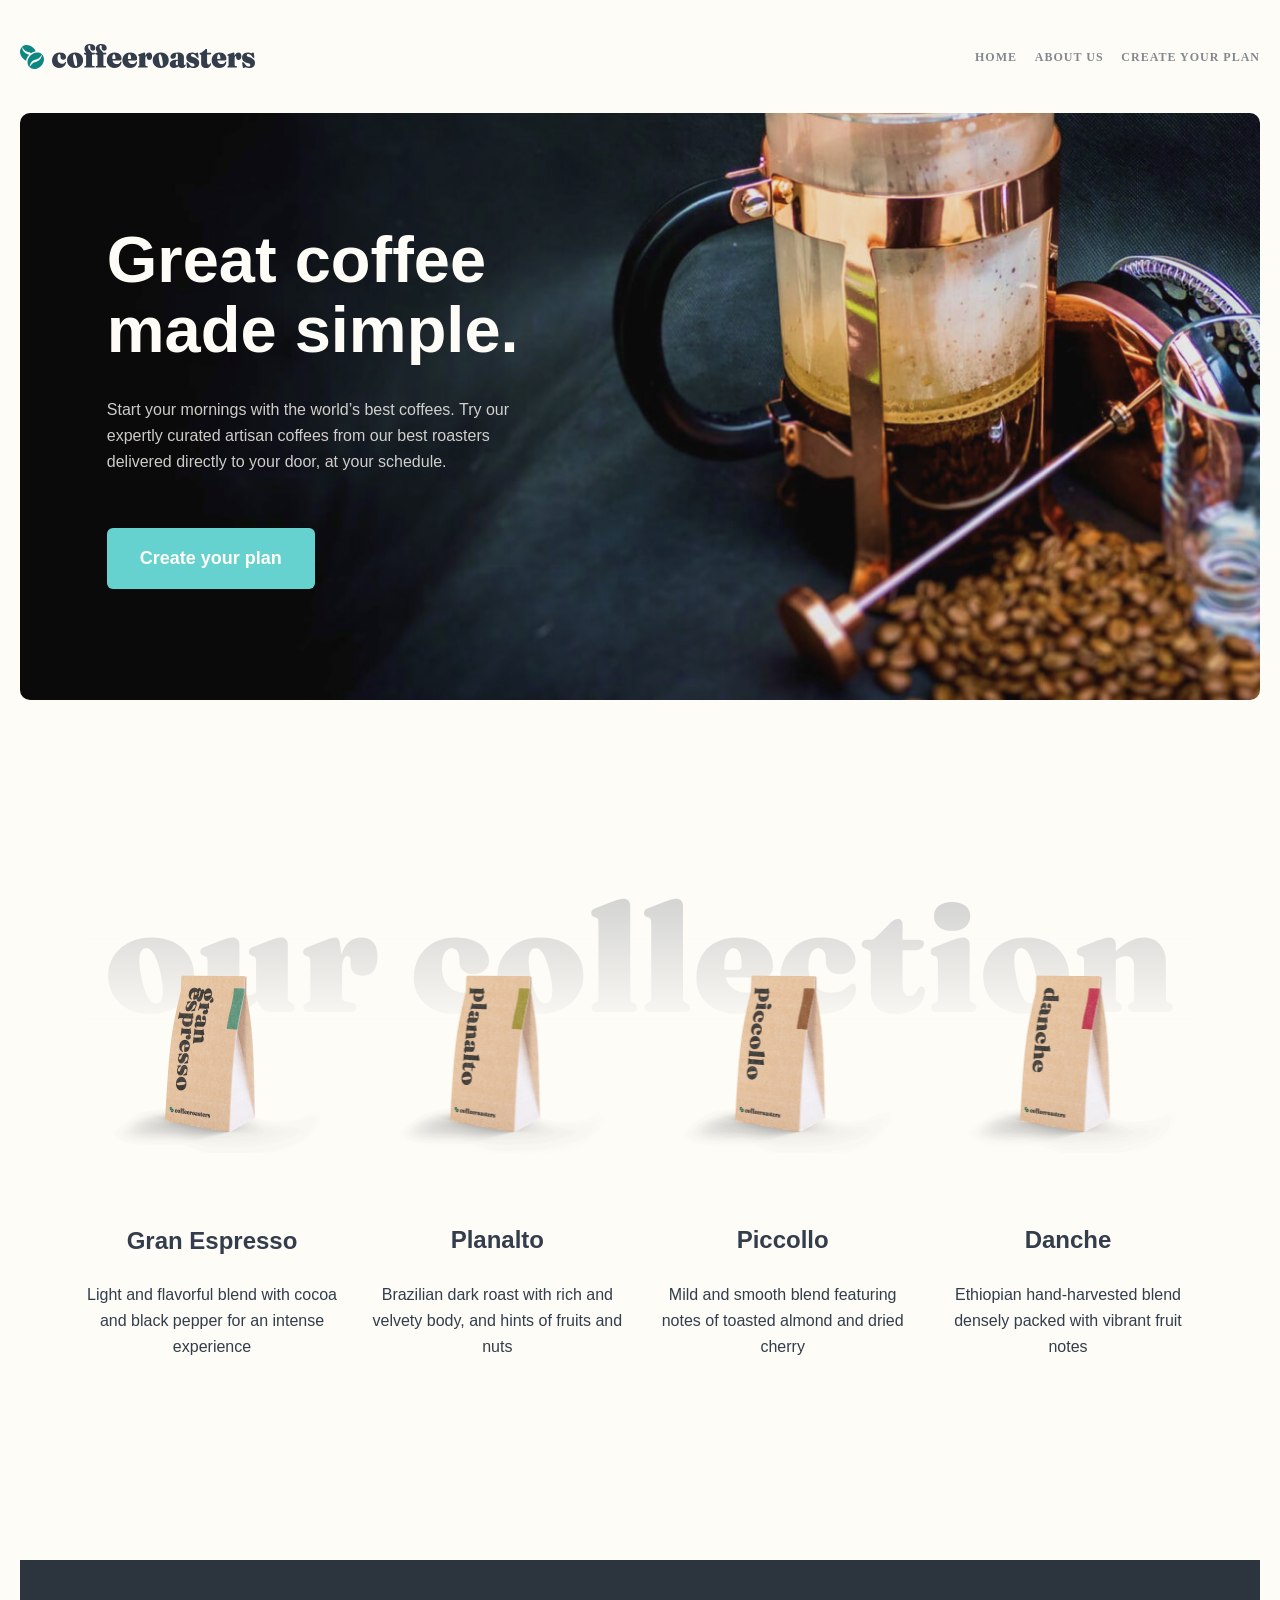
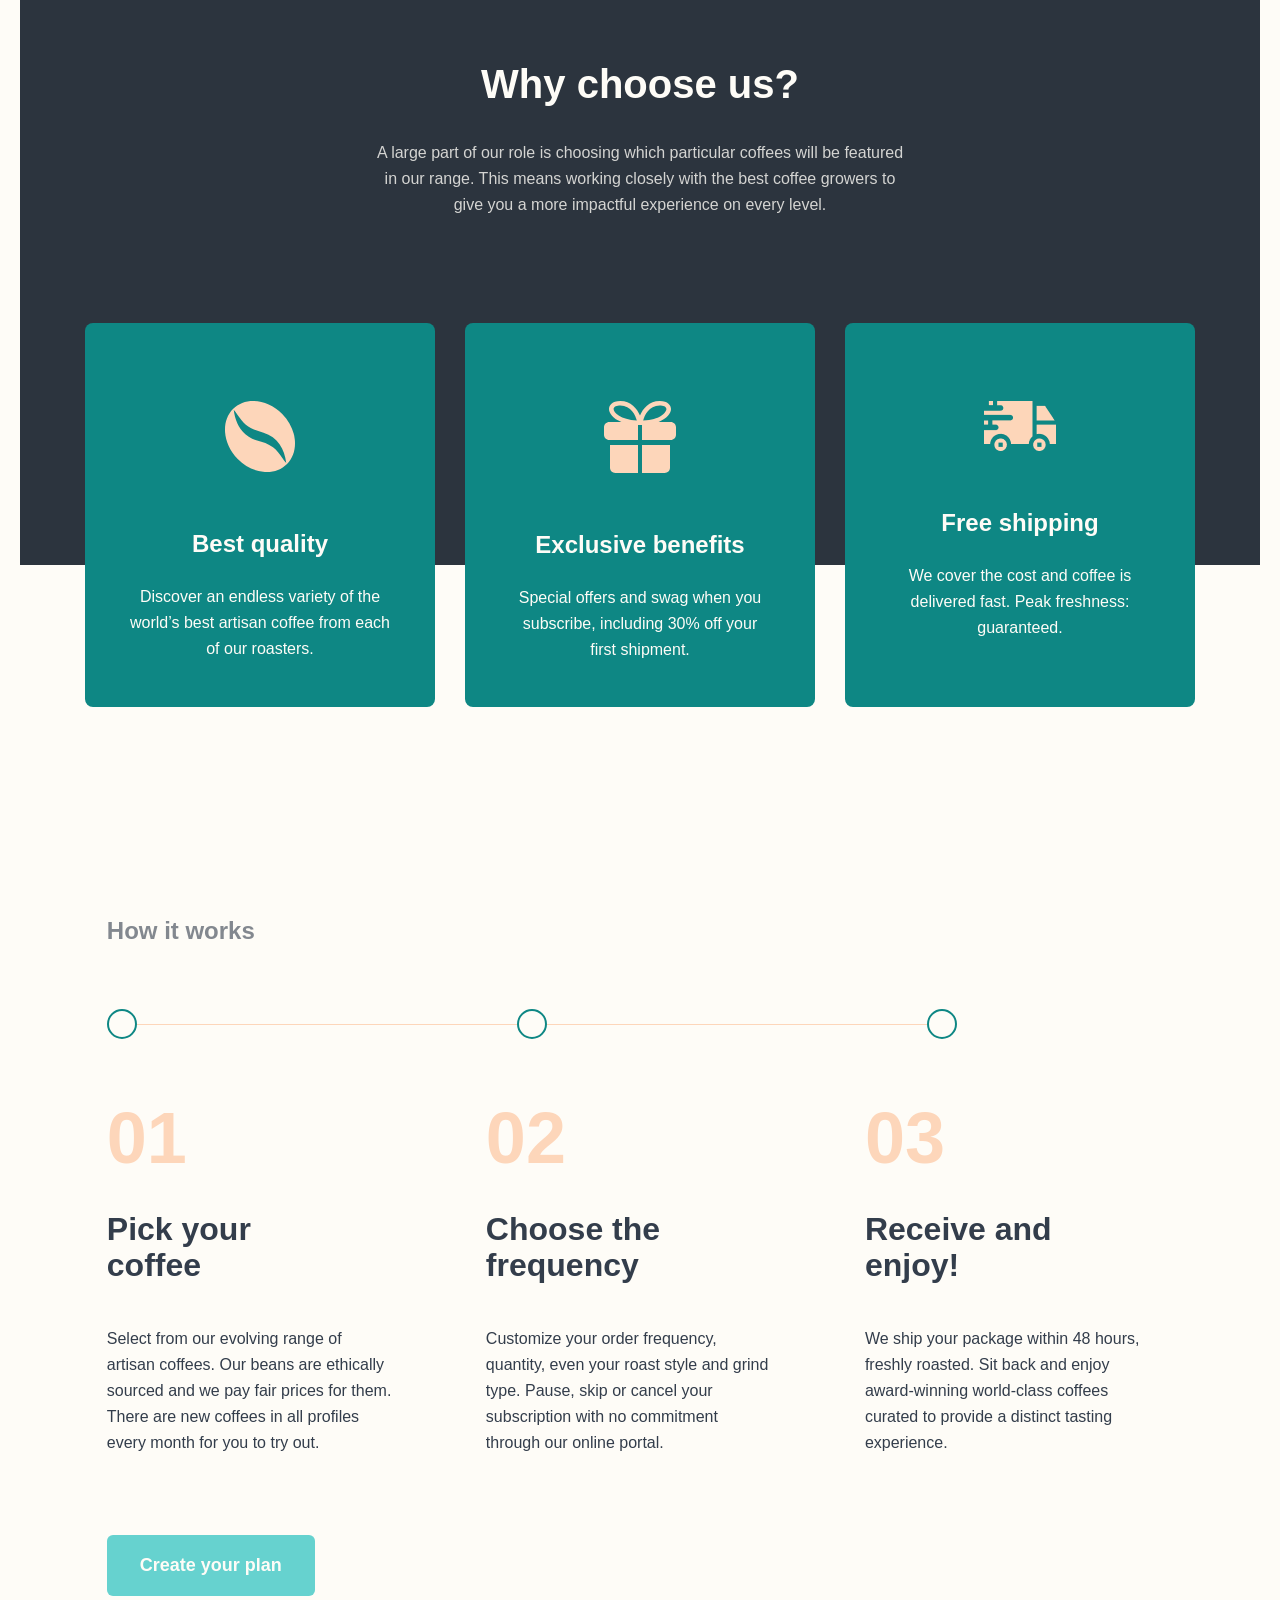
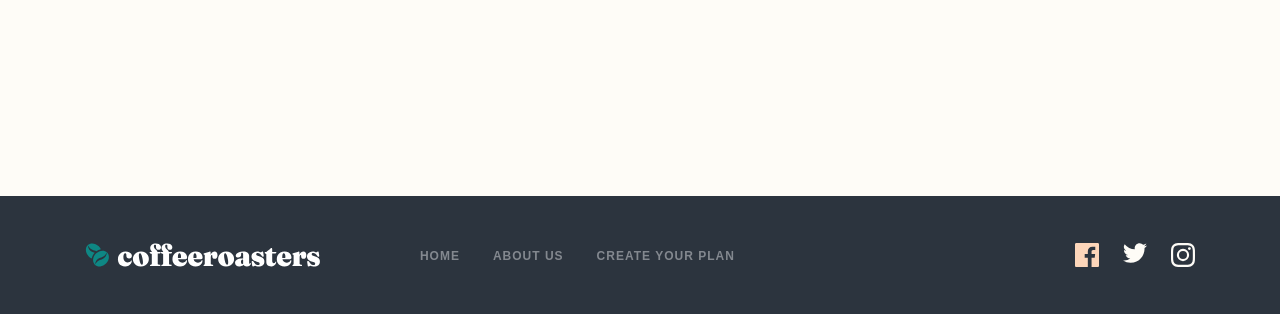
<file: index.html>
<!DOCTYPE html>
<html lang="en">

<head>
    <meta charset="UTF-8">
    <meta http-equiv="X-UA-Compatible" content="IE=edge">
    <meta name="viewport" content="width=device-width, initial-scale=1.0">
    <link rel="stylesheet" href="./css/main.css">
    <title>coffe</title>
</head>

<body>
    <!-- SIYE HEADER -->
    <header class="site-header">
        <div class="container">
            <div class="header">
                <a class="sitelogo" href="#">
                    <img class="sitelogo__img" src="./images/header-logo.svg" alt="logotip-images" width="235"
                        height="25">
                </a>
                <nav class="nav">
                    <ul class="nav__list">
                        <li class="nav__item">
                            <a class="nav__link" target="blank" href="index.html">
                                HOME
                            </a>
                        </li>
                        <li class="nav__item">
                            <a class="nav__link" target="blank" href="about-us.html">
                                ABOUT US
                            </a>
                        </li>
                        <li class="nav__item">
                            <a class="nav__link" target="blank" href="Create-your-plan.html">
                                Create your plan
                            </a>
                        </li>
                    </ul>
                </nav>
                <button class="site-header__hamburger"></button>
            </div>
        </div>
    </header>

    <!-- SITE-MAIN -->
    <main class="site-main">

        <!-- hero-section -->
        <section class="hero-section">
            <div class="container">
                <div class="hero">
                    <h1 class="hero__heading">
                        Great coffee made simple.
                    </h1>
                    <p class="hero__desc">
                        Start your mornings with the world’s best coffees. Try our expertly curated artisan coffees from
                        our best roasters delivered directly to your door, at your schedule.
                    </p>
                    <button class="coffe-button">
                        Create your plan
                    </button>
                </div>
            </div>
        </section>

        <!-- our collection -->
        <section class="collection">
            <div class="container">
                <ul class="collection__list">
                    <li class="collection__item">
                        <a class="collection__link" href="#">
                            <img class="collection__img" src="./images/gran-espresso.png" alt="collection-gran-images"
                                width="255" height="193"
                                srcset="./images/gran-espresso.png 1x, ./images/gran-espresso@2x.png 2x">
                            <div class="collection__hero">
                                <h3 class="collection__title">
                                    Gran Espresso
                                </h3>
                                <p class="collection__desc">
                                    Light and flavorful blend with cocoa and black pepper for an intense experience
                                </p>
                            </div>
                        </a>
                    </li>
                    <li class="collection__item">
                        <a class="collection__link" href="#">
                            <img class="collection__img" src="./images/planalto.png" alt="collection-gran-images"
                                width="255" height="193" srcset="./images/planalto.png 1x, ./images/planalto@2x.png 2x">
                            <div class="collection__hero">
                                <h3 class="collection__title">
                                    Planalto
                                </h3>
                                <p class="collection__desc">
                                    Brazilian dark roast with rich and velvety body, and hints of fruits and nuts
                                </p>
                            </div>
                        </a>
                    </li>
                    <li class="collection__item">
                        <a class="collection__link" href="#">
                            <img class="collection__img" src="./images/piccollo.png" alt="collection-gran-images"
                                width="255" height="193" srcset="./images/piccollo.png 1x, ./images/piccollo@2x.png 2x">
                            <div class="collection__hero">
                                <h3 class="collection__title">
                                    Piccollo
                                </h3>
                                <p class="collection__desc">
                                    Mild and smooth blend featuring notes of toasted almond and dried cherry
                                </p>
                            </div>
                        </a>
                    </li>
                    <li class="collection__item">
                        <a class="collection__link" href="#">
                            <img class="collection__img" src="./images/danche.png" alt="collection-gran-images"
                                width="255" height="193" srcset="./images/danche.png 1x, ./images/danche@2x.png 2x">
                            <div class="collection__hero">
                                <h3 class="collection__title">
                                    Danche
                                </h3>
                                <p class="collection__desc">
                                    Ethiopian hand-harvested blend densely packed with vibrant fruit notes
                                </p>
                            </div>
                        </a>
                    </li>
                </ul>
            </div>
        </section>

        <!-- Question -->
        <section class="question-section">
            <div class="container">
                <div class="question">
                    <div class="question__hero">
                        <h2 class="question__heading">
                            Why choose us?
                        </h2>
                        <p class="question__desk">
                            A large part of our role is choosing which particular coffees will be featured in our range.
                            This means working closely with the best coffee growers to give you a more impactful experience
                            on every level.
                        </p>
                    </div>
                    <ul class="question-list">
                        <li class="question-list__item">
                            <img class="question-list__img" src="./images/coffee-bean.svg" alt="images-coffe" width="72"
                                height="72">
                            <div class="question-list__hero">
                                <h3 class="question-list__title">
                                    Best quality
                                </h3>
                                <p class="question-list__desc">
                                    Discover an endless variety of the world’s best artisan coffee from each of our
                                    roasters.
                                </p>
                            </div>
                        </li>
                        <li class="question-list__item">
                            <img class="question-list__img" src="./images/Combined Shape (1).svg" alt="images-coffe"
                                width="72" height="72">
                            <div class="question-list__hero">
                                <h3 class="question-list__title">
                                    Exclusive benefits
                                </h3>
                                <p class="question-list__desc">
                                    Special offers and swag when you subscribe, including 30% off your first shipment.
                                </p>
                            </div>
                        </li>
                        <li class="question-list__item">
                            <img class="question-list__img" src="./images/Combined Shape car.png" alt="images-coffe"
                                width="72" height="50">
                            <div class="question-list__hero">
                                <h3 class="question-list__title">
                                    Free shipping
                                </h3>
                                <p class="question-list__desc">
                                    We cover the cost and coffee is delivered fast. Peak freshness: guaranteed.
                                </p>
                            </div>
                        </li>
                    </ul>
                </div>
            </div>
        </section>

        <!-- last section -->
        <section class="progress-section">
            <div class="container">
                <div class="progress">
                    <h4 class="progress__heading">
                        How it works
                    </h4>
                    <div class="decoration">
                        <div class="decoration__circle"></div>
                        <div class="decoration__line"></div>
                        <div class="decoration__circle"></div>
                        <div class="decoration__line"></div>
                        <div class="decoration__circle"></div>
                    </div>
                    <ul class="progress-list">
                        <li class="progress-list__item">
                            <span class="progress-list__number">01</span>
                            <h3 class="progress-list__title">
                                Pick your coffee
                            </h3>
                            <p class="progress-list__desc">
                                Select from our evolving range of artisan coffees. Our beans are ethically sourced and
                                we pay fair prices for them. There are new coffees in all profiles every month for you
                                to try out.
                            </p>
                        </li>
                        <li class="progress-list__item">
                            <span class="progress-list__number">02</span>
                            <h3 class="progress-list__title">
                                Choose the frequency
                            </h3>
                            <p class="progress-list__desc">
                                Customize your order frequency, quantity, even your roast style and grind type. Pause,
                                skip or cancel your subscription with no commitment through our online portal.
                            </p>
                        </li>
                        <li class="progress-list__item">
                            <span class="progress-list__number">03</span>
                            <h3 class="progress-list__title">
                                Receive and enjoy!
                            </h3>
                            <p class="progress-list__desc">
                                We ship your package within 48 hours, freshly roasted. Sit back and enjoy award-winning
                                world-class coffees curated to provide a distinct tasting experience.
                            </p>
                        </li>
                    </ul>
                    <button class="coffe-button coffe--button">
                        Create your plan
                    </button>
                </div>
            </div>
        </section>

    </main>

    <!-- SITE-FOOTER -->
    <footer class="site-footer">
        <section class="footer-section">
            <div class="container footer">
                <a class="footer-logo" href="#">
                    <img class="footer-logo__img" src="./images/Combined Shape.svg" alt="footer logo" width="32"
                        height="24">
                    <img class="footer-logo__img-second" src="./images/coffeeroasters.svg" alt="footer logo" width="203"
                        height="24">
                </a>
                <ul class="footer-first-list">
                    <li class="footer-first-list__item">
                        <a class="footer-first-list__link" target="blank" href="index.html">
                            HOME
                        </a>
                    </li>
                    <li class="footer-first-list__item">
                        <a class="footer-first-list__link" target="blank" href="about-us.html">
                            ABOUT US
                        </a>
                    </li>
                    <li class="footer-first-list__item">
                        <a class="footer-first-list__link" href="Create-your-plan.html">
                            CREATE YOUR PLAN
                        </a>
                    </li>
                </ul>
                <ul class="footer-second-list">
                    <li class="footer-second-list__item">
                        <a class="footer-second-list__link" target="blank"
                            href="https://www.instagram.com/murodjons201/?hl=ru">
                            <img src="./images/facebook.svg" alt="facebook logo" width="24" height="24">
                        </a>
                    </li>
                    <li class="footer-second-list__item">
                        <a class="footer-second-list__link" target="blank"
                            href="https://www.instagram.com/murodjons201/?hl=ru">
                            <img src="./images/twiter.svg" alt="twitir logo" width="24" height="20">
                        </a>
                    </li>
                    <li class="footer-second-list__item">
                        <a class="footer-second-list__link" target="blank"
                            href="https://www.instagram.com/murodjons201/?hl=ru">
                            <img src="./images/instagram.svg" alt="instagram logo" width="24" height="24">
                        </a>
                    </li>
                </ul>
            </div>
        </section>
    </footer>

    <!-- js -->
    <script src="./js/index.js"></script>

</body>

</html>
</file>
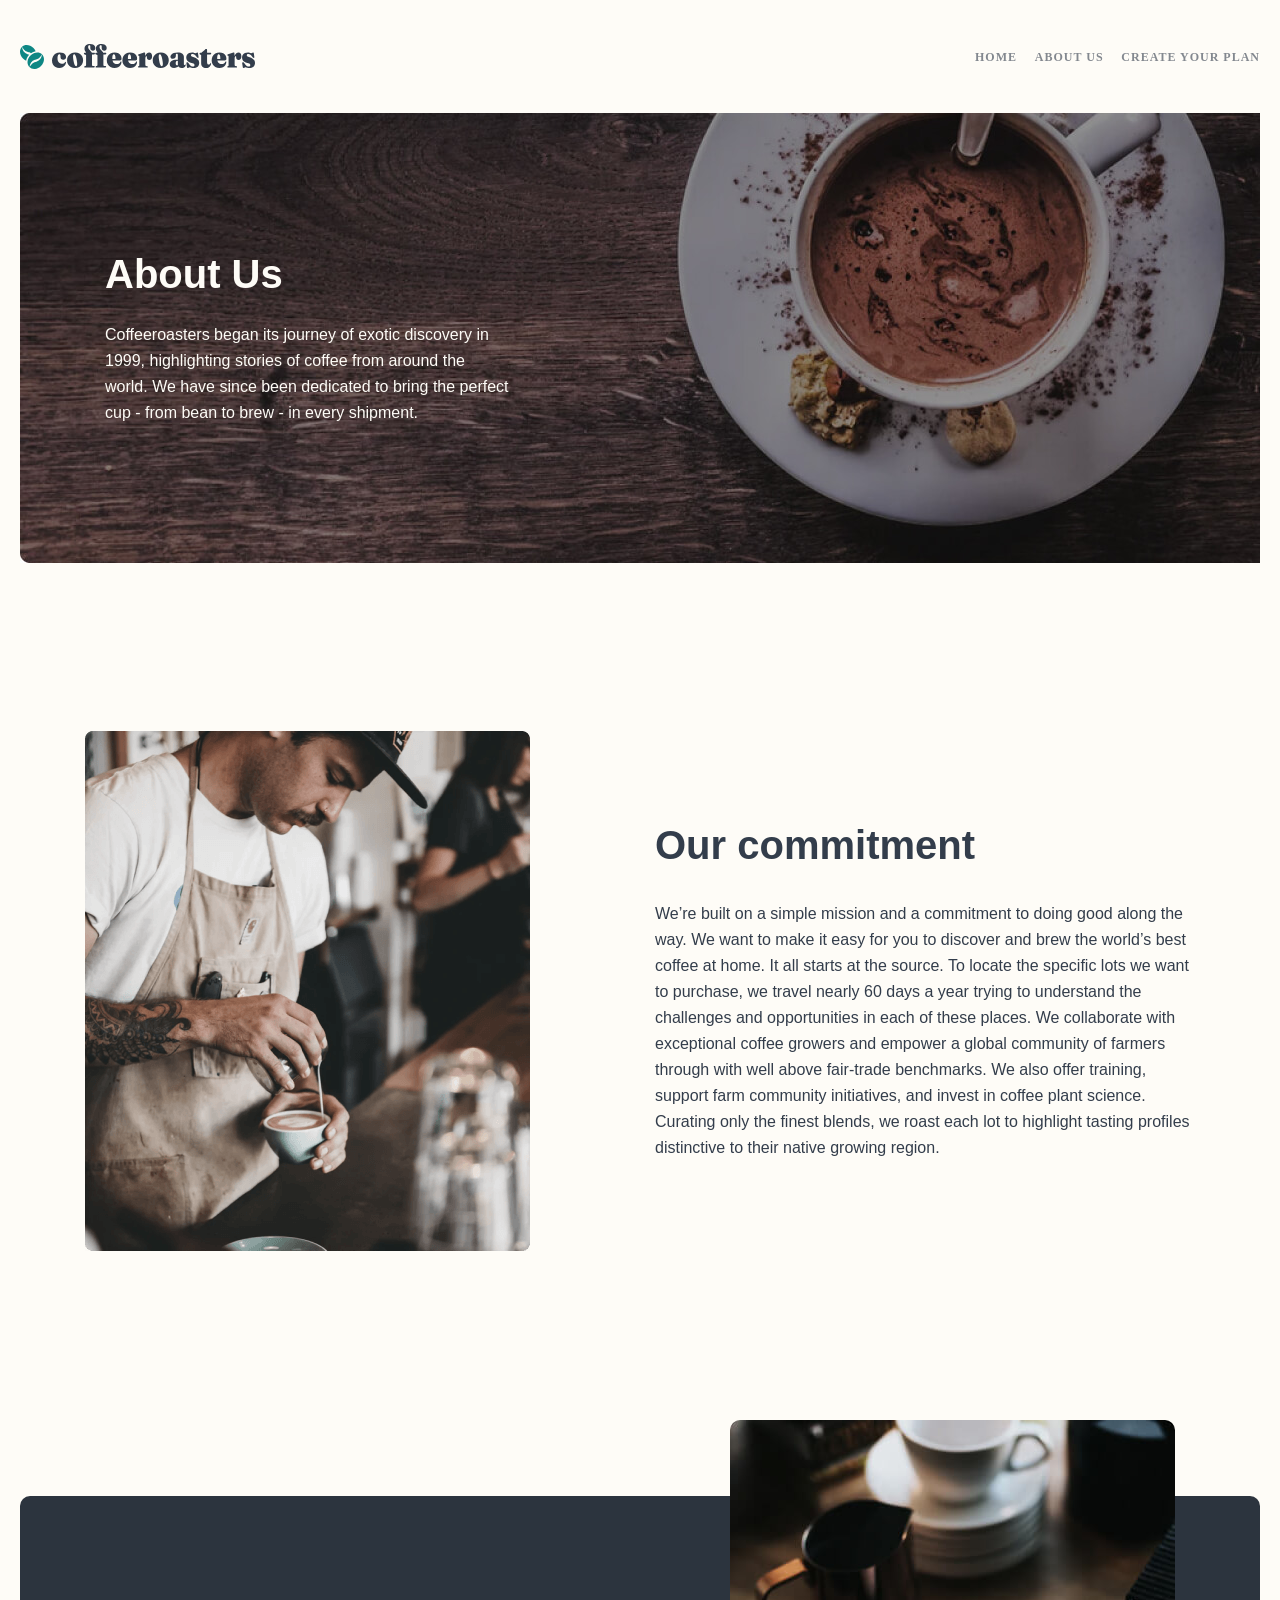
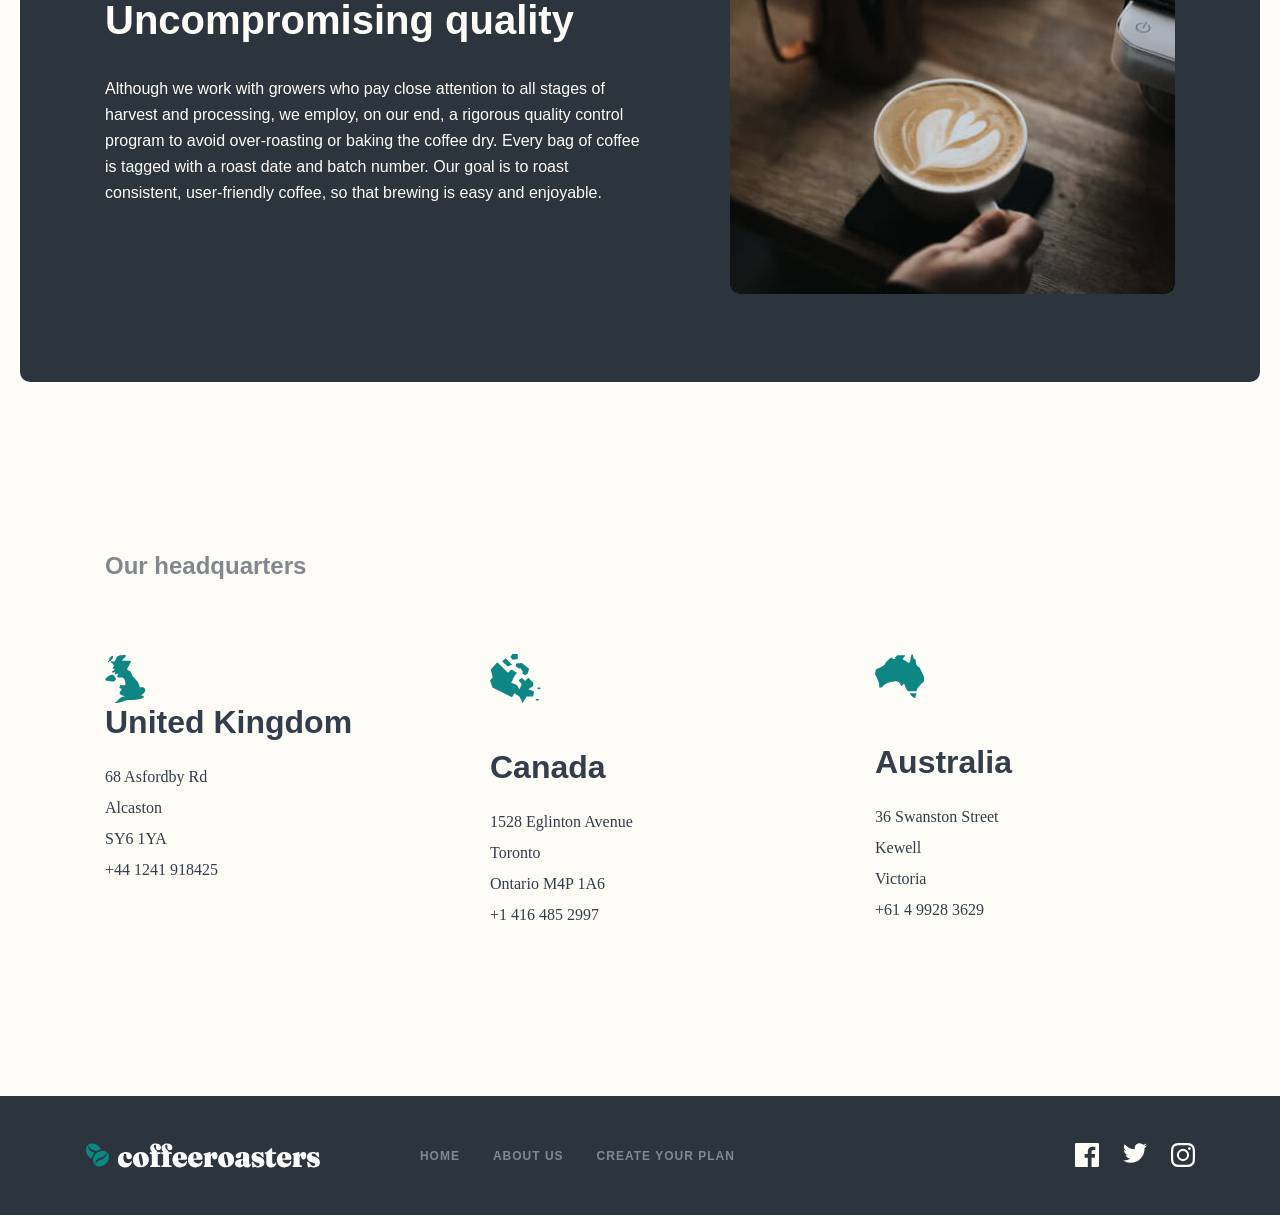
<file: about-us.html>
<!DOCTYPE html>
<html lang="en">
<head>
    <meta charset="UTF-8">
    <meta http-equiv="X-UA-Compatible" content="IE=edge">
    <meta name="viewport" content="width=device-width, initial-scale=1.0">
    <link rel="stylesheet" href="./css/main.css">
    <title>Document</title>
</head>
<body>

    <!-- HEADER -->
    <header class="site-header">
        <div class="container">
            <div class="header">
                <a class="sitelogo" href="#">
                    <img class="sitelogoimg" src="./images/header-logo.svg" alt="logotip-images" width="235"
                        height="25">
                </a>
                <nav class="nav">
                    <ul class="nav__list">
                        <li class="nav__item">
                            <a class="nav__link" target="blank" href="index.html">
                                HOME
                            </a>
                        </li>
                        <li class="nav__item">
                            <a class="nav__link" target="blank" href="about-us.html">
                                ABOUT US
                            </a>
                        </li>
                        <li class="nav__item">
                            <a class="nav__link" target="blank" href="Create-your-plan.html">
                                Create your plan
                            </a>
                        </li>
                    </ul>
                </nav>
            </div>
        </div>
    </header>

    <!-- MAIN -->
    <main class="site-main">

        <!-- about-hero -->
        <section class="about-us">
            <div class="container">
                <div class="about-hero">
                    <h1 class="about-hero__heading">
                        About Us
                    </h1>
                    <p class="about-hero__desc">
                        Coffeeroasters began its journey of exotic discovery in 1999, highlighting stories of coffee
                        from around the world. We have since been dedicated to bring the perfect cup - from bean to brew
                        - in every shipment.
                    </p>
                </div>
            </div>
        </section>

        <!-- Our commitment -->
        <section class="commitment-section">
            <div class="container">
                <div class="commitment">
                    <img class="commitment-img" src="./images/afitsant.png" alt="Waiter-images" width="445" height="520" srcset="./images/afitsant.png 1x, ./images/afitsant@2x.png 2x">
                    <div class="commitment-hero">
                        <h2 class="commitment-hero__heading">
                            Our commitment
                        </h2>
                        <p class="commitment-hero__desc">
                            We’re built on a simple mission and a commitment to doing good along the way. We want to
                            make it easy for you to discover and brew the world’s best coffee at home. It all starts at
                            the source. To locate the specific lots we want to purchase, we travel nearly 60 days a year
                            trying to understand the challenges and opportunities in each of these places. We
                            collaborate with exceptional coffee growers and empower a global community of farmers
                            through with well above fair-trade benchmarks. We also offer training, support farm
                            community initiatives, and invest in coffee plant science. Curating only the finest blends,
                            we roast each lot to highlight tasting profiles distinctive to their native growing region.
                        </p>
                    </div>
                </div>
            </div>
        </section>

        <!--  quality-section   -->
        <section class="quality-section">
            <div class="container">
                <div class="quality">
                    <div class="quality-left">
                        <h2 class="quality-left__heading">
                            Uncompromising quality
                        </h2>
                        <p class="quality-left__desc">
                            Although we work with growers who pay close attention to all stages of harvest and
                            processing, we employ, on our end, a rigorous quality control program to avoid over-roasting
                            or baking the coffee dry. Every bag of coffee is tagged with a roast date and batch number.
                            Our goal is to roast consistent, user-friendly coffee, so that brewing is easy and
                            enjoyable.
                        </p>
                    </div>
                    <img class="quality__img" src="./images/quality1.png" alt="img" width="445"
                        height="474" srcset="./images/quality1.png 1x, ./images/quality1@2x.png 2x">
                </div>
            </div>
        </section>

        <!-- Our headquarters -->
        <section class="headquarters-section">
            <div class="container">
                <div class="headquarters">
                    <h4 class="headquarters__heading">
                        Our headquarters
                    </h4>
                    <ul class="headquarters-list">
                        <li class="headquarters-list__item">
                            <a class="headquarters-list__link" href="#">
                                <img class="map__img" src="./images/united.svg" alt="xarita" width="41" height="49">
                                <h3 class="headquarters-list__title">
                                    United Kingdom
                                </h3>
                                <p class="headquarters-list__desc">
                                    68 Asfordby Rd
                                </p>
                                <p class="headquarters-list__desc">
                                    Alcaston
                                </p>
                                <p class="headquarters-list__desc">
                                    SY6 1YA
                                </p>
                                <p class="headquarters-list__desc">
                                    +44 1241 918425
                                </p>
                            </a>
                        </li>
                        <li class="headquarters-list__item">
                            <a class="headquarters-list__link" href="#">
                                <img class="headquarters-list__img" src="./images/canada.svg" alt="xarita" width="51" height="49">
                                <h3 class="headquarters-list__title">
                                    Canada
                                </h3>
                                <p class="headquarters-list__desc">
                                    1528 Eglinton Avenue
                                </p>
                                <p class="headquarters-list__desc">
                                    Toronto
                                </p>
                                <p class="headquarters-list__desc">
                                    Ontario M4P 1A6
                                </p>
                                <p class="headquarters-list__desc">
                                    +1 416 485 2997
                                </p>
                            </a>
                        </li>
                        <li class="headquarters-list__item">
                            <a class="headquarters-list__link" href="#">
                                <img class="headquarters-list__img" src="./images/australia.svg" alt="xarita" width="49" height="49">
                                <h3 class="headquarters-list__title">
                                    Australia
                                </h3>
                                <p class="headquarters-list__desc">
                                    36 Swanston Street
                                </p>
                                <p class="headquarters-list__desc">
                                    Kewell
                                </p>
                                <p class="headquarters-list__desc">
                                    Victoria
                                </p>
                                <p class="headquarters-list__desc">
                                    +61 4 9928 3629
                                </p>
                            </a>
                        </li>
                    </ul>
                </div>
            </div>
        </section>
    </main>

    <!-- FOOTER -->
    <footer class="site-footer">
        <section class="footer-section">
            <div class="container footer">
                <a class="footer-logo" href="#">
                    <img class="footer-logo__img" src="./images/Combined Shape.svg" alt="footer logo" width="32"
                        height="24">
                    <img class="footer-logo__img-second" src="./images/coffeeroasters.svg" alt="footer logo" width="203"
                        height="24">
                </a>
                <ul class="footer-first-list">
                    <li class="footer-first-list__item">
                        <a class="footer-first-list__link" target="blank" href="index.html">
                            HOME
                        </a>
                    </li>
                    <li class="footer-first-list__item">
                        <a class="footer-first-list__link" target="blank" href="about-us.html">
                            ABOUT US
                        </a>
                    </li>
                    <li class="footer-first-list__item">
                        <a class="footer-first-list__link" href="Create-your-plan.html">
                            CREATE YOUR PLAN
                        </a>
                    </li>
                </ul>
                <ul class="footer-second-list">
                    <li class="footer-second-list__item">
                        <a class="footer-second-list__link" target="blank"
                            href="https://www.instagram.com/murodjons201/?hl=ru">
                            <img src="./images/facebook about us.svg" alt="facebook logo" width="24" height="24">
                        </a>
                    </li>
                    <li class="footer-second-list__item">
                        <a class="footer-second-list__link" target="blank"
                            href="https://www.instagram.com/murodjons201/?hl=ru">
                            <img src="./images/twiter.svg" alt="twitir logo" width="24" height="20">
                        </a>
                    </li>
                    <li class="footer-second-list__item">
                        <a class="footer-second-list__link" target="blank"
                            href="https://www.instagram.com/murodjons201/?hl=ru">
                            <img src="./images/instagram.svg" alt="instagram logo" width="24" height="24">
                        </a>
                    </li>
                </ul>
            </div>
        </section>
    </footer>

</body>
</html>
</file>
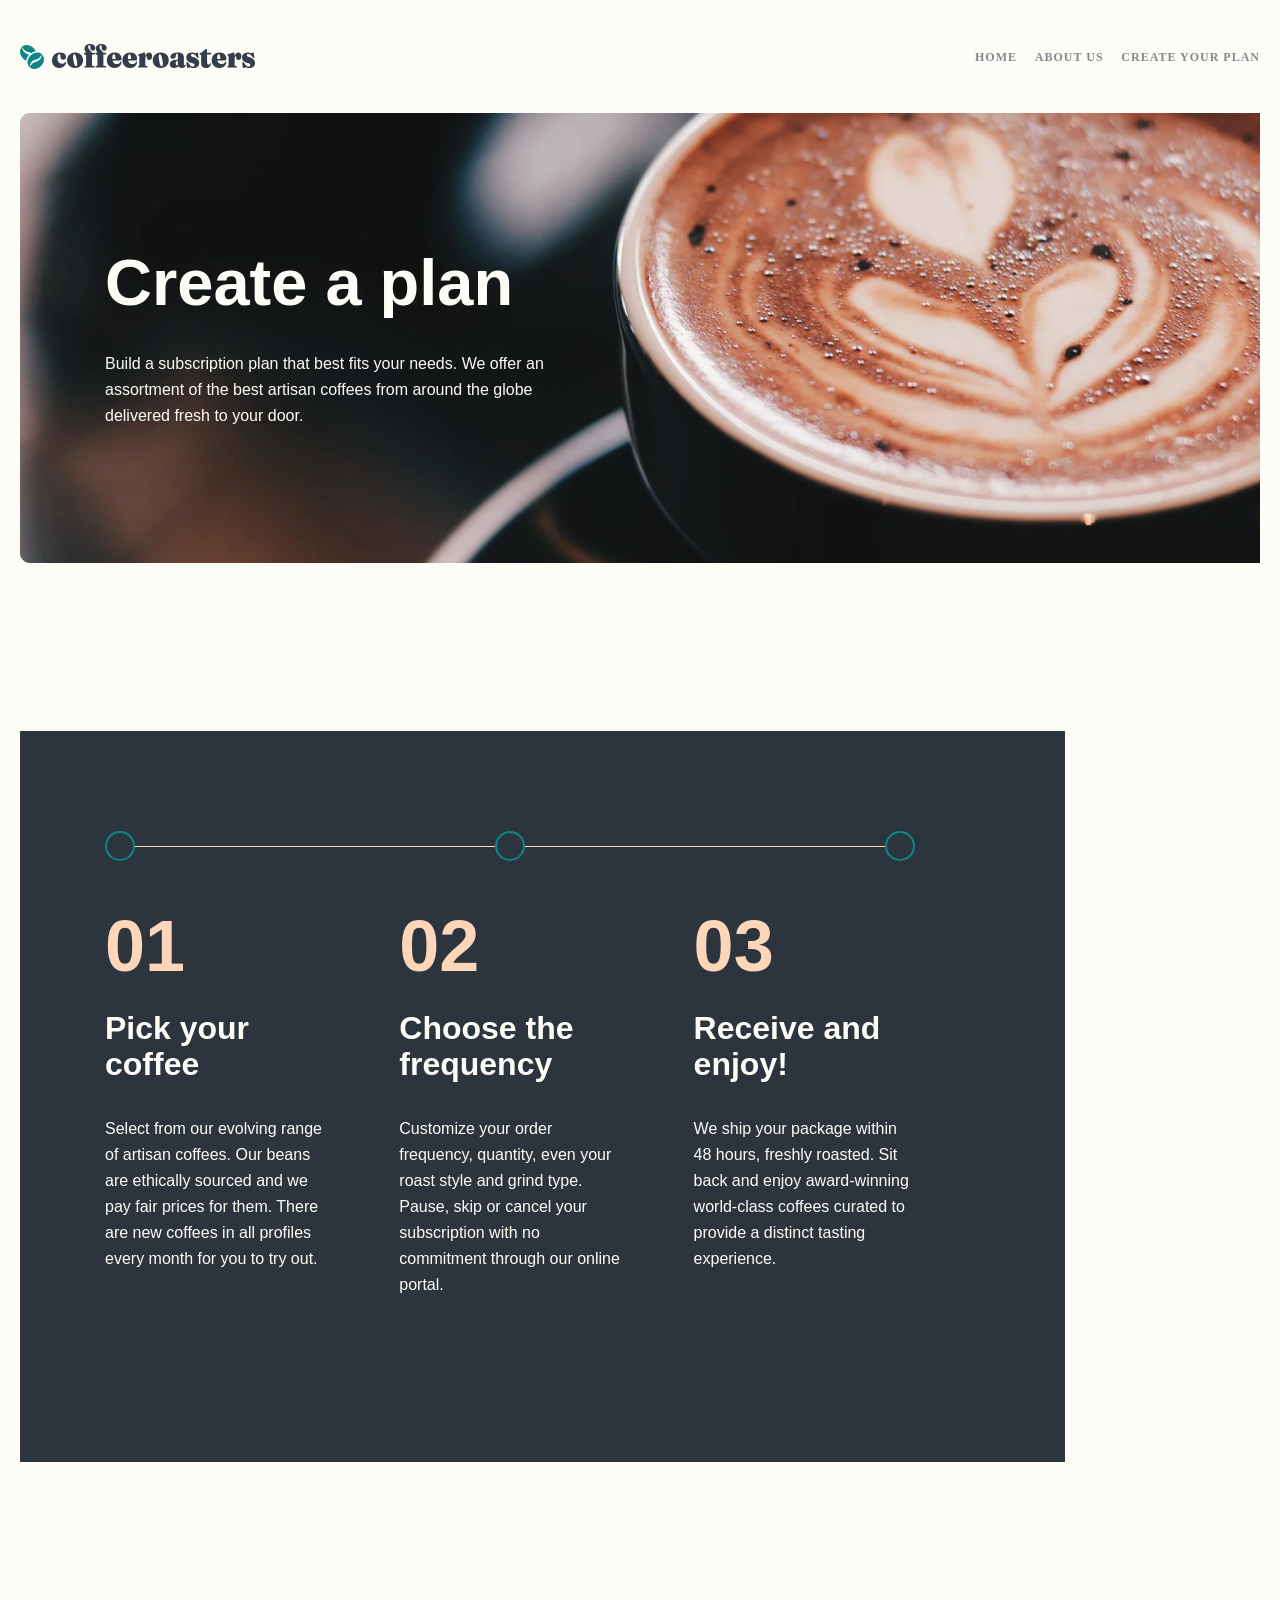
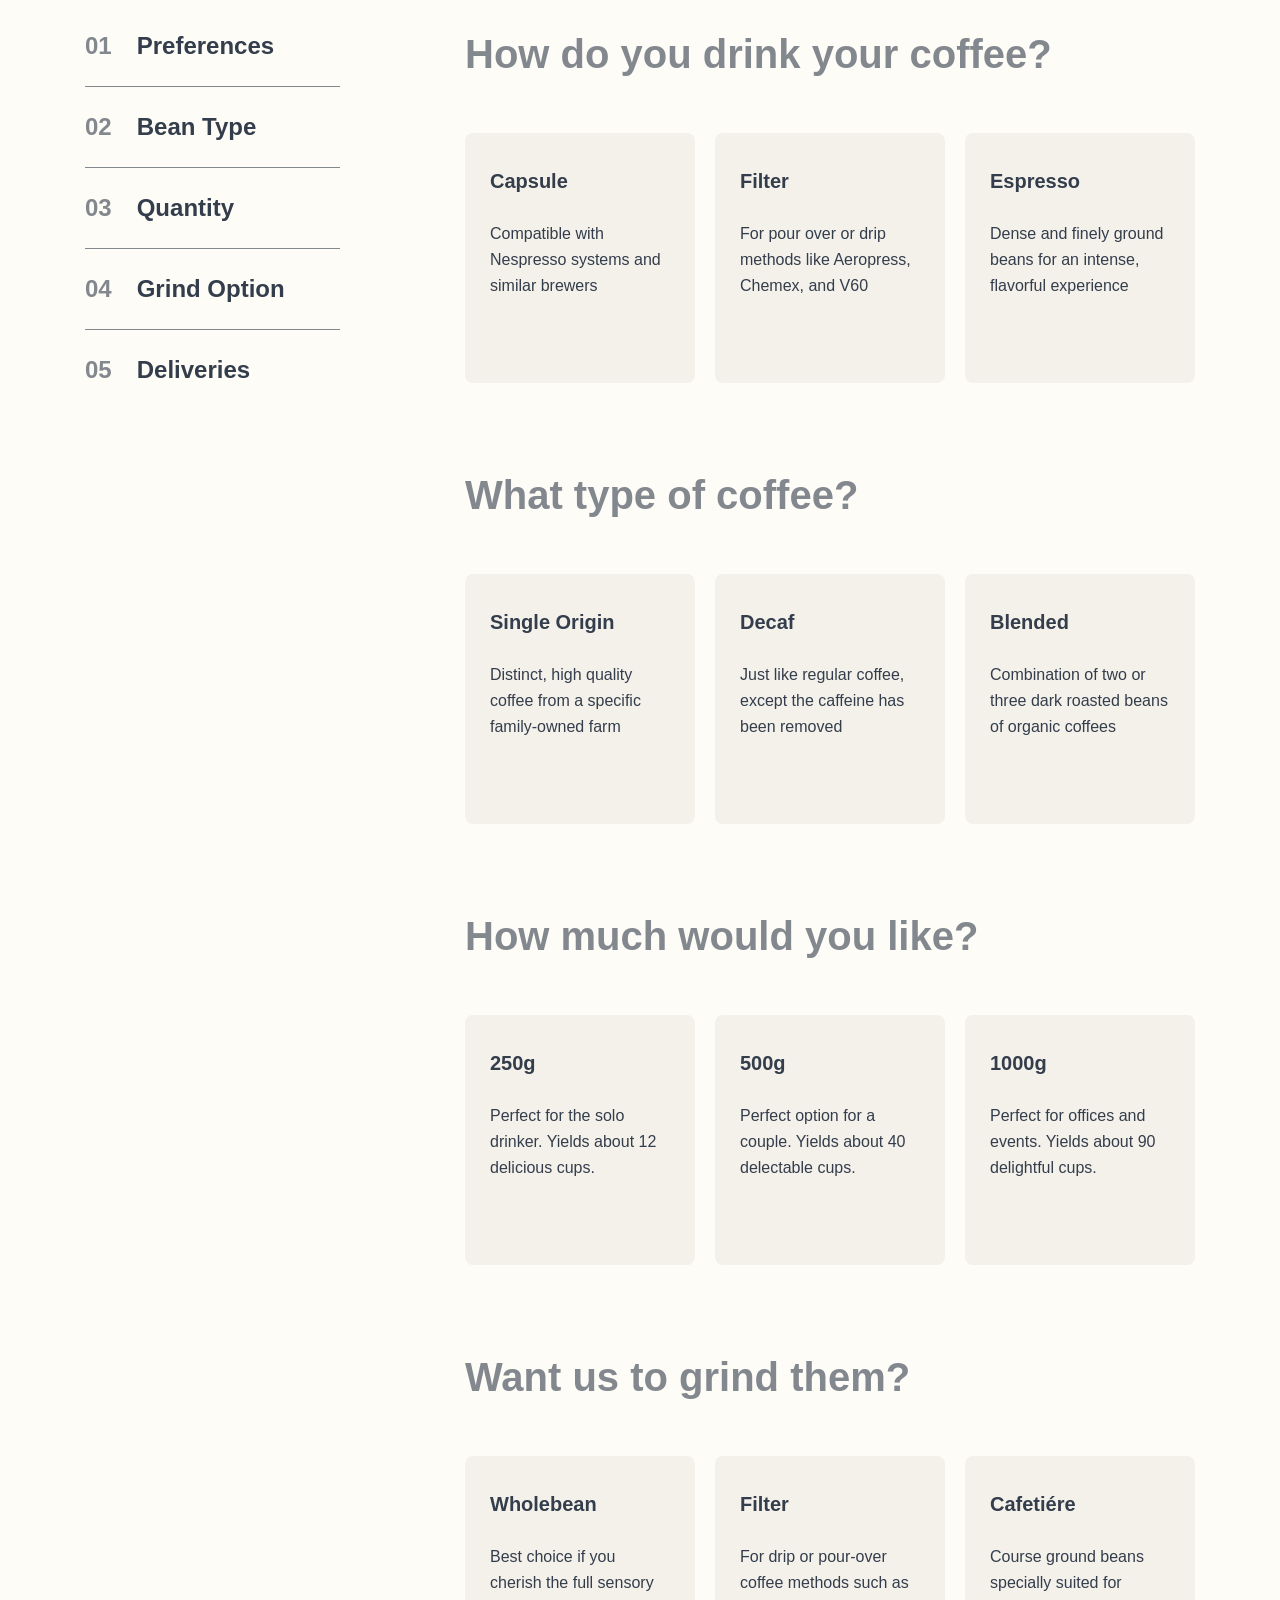
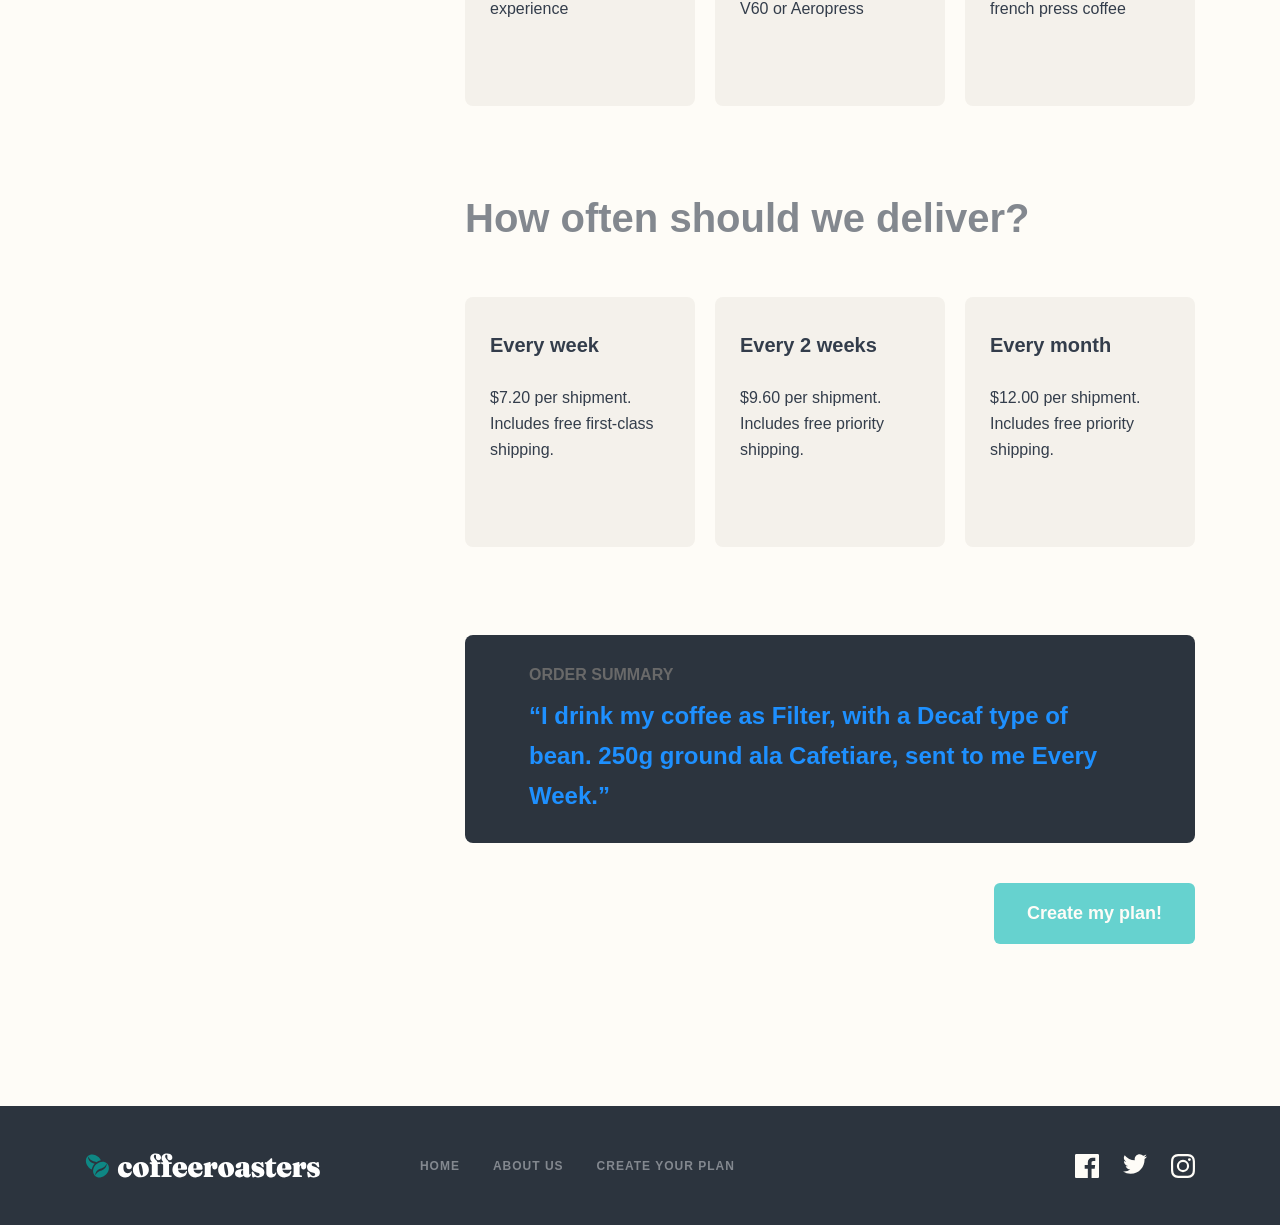
<file: Create-your-plan.html>
<!DOCTYPE html>
<html lang="en">
<head>
    <meta charset="UTF-8">
    <meta http-equiv="X-UA-Compatible" content="IE=edge">
    <meta name="viewport" content="width=device-width, initial-scale=1.0">
    <link rel="stylesheet" href="./css/main.css">
    <title>coffe</title>
</head>
<body>

    <!-- HEADER -->
    <header class="site-header">
        <div class="container">
            <div class="header">
                <a class="sitelogo" href="#">
                    <img class="sitelogoimg" src="./images/header-logo.svg" alt="logotip-images" width="235"
                        height="25">
                </a>
                <nav class="nav">
                    <ul class="nav__list">
                        <li class="nav__item">
                            <a class="nav__link" target="blank" href="index.html">
                                HOME
                            </a>
                        </li>
                        <li class="nav__item">
                            <a class="nav__link" target="blank" href="about-us.html">
                                ABOUT US
                            </a>
                        </li>
                        <li class="nav__item">
                            <a class="nav__link" href="Create-your-plan.html">
                                Create your plan
                            </a>
                        </li>
                    </ul>
                </nav>
            </div>
        </div>
    </header>

    <!-- MAIN -->
    <main class="site-main">

        <!-- about-hero & plan-hero-->
        <section class="about-us plan">
            <div class="container">
                <div class="about-hero plan-hero">
                    <h1 class="about-hero__heading plan-hero__heading">
                        Create a plan
                    </h1>
                    <p class="about-hero__desc plan-hero__desc">
                        Build a subscription plan that best fits your needs. We offer an assortment of the best artisan coffees from around the globe delivered fresh to your door.
                    </p>
                </div>
            </div>
        </section>

        <!-- progress section -->
        <section class="progress-section progress--plan">
            <div class="container">
                <div class="progress progress-plan">
                    <div class="decoration">
                        <div class="decoration__circle"></div>
                        <div class="decoration__line"></div>
                        <div class="decoration__circle"></div>
                        <div class="decoration__line"></div>
                        <div class="decoration__circle"></div>
                    </div>
                    <ul class="progress-list progress-plan-list">
                        <li class="progress-list__item progress-plan-list__item">
                            <span class="progress-list__number progress-plan-list__number">01</span>
                            <h3 class="progress-list__title progress-plan-list__title">
                                Pick your coffee
                            </h3>
                            <p class="progress-list__desc progress-plan-list__desc">
                                Select from our evolving range of artisan coffees. Our beans are ethically sourced and
                                we pay fair prices for them. There are new coffees in all profiles every month for you
                                to try out.
                            </p>
                        </li>
                        <li class="progress-list__item progress-plan-list__list">
                            <span class="progress-list__number progress-plan-list__number">02</span>
                            <h3 class="progress-list__title progress-plan-list__title">
                                Choose the frequency
                            </h3>
                            <p class="progress-list__desc progress-plan-list__desc">
                                Customize your order frequency, quantity, even your roast style and grind type. Pause,
                                skip or cancel your subscription with no commitment through our online portal.
                            </p>
                        </li>
                        <li class="progress-list__item progress-plan-list__list">
                            <span class="progress-list__number progress-plan-list__number">03</span>
                            <h3 class="progress-list__title progress-plan-list__title">
                                Receive and enjoy!
                            </h3>
                            <p class="progress-list__desc progress-plan-list__desc">
                                We ship your package within 48 hours, freshly roasted. Sit back and enjoy award-winning
                                world-class coffees curated to provide a distinct tasting experience.
                            </p>
                        </li>
                    </ul>
                </div>
            </div>
        </section>

        <!-- plan order -->
        <section class="plan-order">
            <div class="container">
                <div class="order">
                    <div class="order-left">
                        <a class="order-left__link" href="#">
                            <span class="order-left__number">01</span>
                            <p class="order-left__desc">Preferences</p>
                        </a>
                        <span class="order-left__line"></span>
                        <a class="order-left__link" href="#">
                            <span class="order-left__number">02</span>
                            <p class="order-left__desc">Bean Type</p>
                        </a>
                        <span class="order-left__line"></span>
                        <a class="order-left__link" href="#">
                            <span class="order-left__number">03</span>
                            <p class="order-left__desc">Quantity</p>
                        </a>
                        <span class="order-left__line"></span>
                        <a class="order-left__link" href="#">
                            <span class="order-left__number">04</span>
                            <p class="order-left__desc">Grind Option</p>
                        </a>
                        <span class="order-left__line"></span>
                        <a class="order-left__link" href="#">
                            <span class="order-left__number">05</span>
                            <p class="order-left__desc">Deliveries</p>
                        </a>

                    </div>
                    <div class="order-right">
                        <div class="order-right__coffee">
                            <h2 class="order-right__headding">
                                How do you drink your coffee?
                            </h2>
                            <form action="http://echo.htmlacademy.ru/" method="post">
                                <label>
                                    <input class="visually-hidden" type="radio" name="Drink__coffee" value="Capsule">
                                    <div class="order-right__hero">
                                        <h4 class="order-right__title">
                                            Capsule
                                        </h4>
                                        <p class="order-right__desc">
                                            Compatible with Nespresso systems and similar brewers
                                        </p>
                                    </div>
                                </label>
                                <label>
                                    <input class="visually-hidden" type="radio" name="Drink__coffee" value="Filter">
                                    <span class="order-right__hero">
                                        <h4 class="order-right__title">
                                            Filter
                                        </h4>
                                        <p class="order-right__desc">
                                            For pour over or drip methods like Aeropress, Chemex, and V60
                                        </p>
                                    </span>
                                </label>
                                <label>
                                    <input class="visually-hidden" type="radio" name="Drink__coffee" value="Espresso">
                                    <span class="order-right__hero">
                                        <h4 class="order-right__title">
                                            Espresso
                                        </h4>
                                        <p class="order-right__desc">
                                            Dense and finely ground beans for an intense, flavorful experience
                                        </p>
                                    </span>
                                </label>
                            </form>
                        </div>
                        <div class="order-right__coffee">
                            <h2 class="order-right__headding">
                                What type of coffee?
                            </h2>
                            <form action="http://echo.htmlacademy.ru/" method="post">
                                <label>
                                    <input class="visually-hidden" type="radio" name="Type__coffee" value="Single Origin">
                                    <div class="order-right__hero">
                                        <h4 class="order-right__title">
                                            Single Origin
                                        </h4>
                                        <p class="order-right__desc">
                                            Distinct, high quality coffee from a specific family-owned farm
                                        </p>
                                    </div>
                                </label>
                                <label>
                                    <input class="visually-hidden" type="radio" name="Type__coffee" value="Decaf">
                                    <span class="order-right__hero">
                                        <h4 class="order-right__title">
                                            Decaf
                                        </h4>
                                        <p class="order-right__desc">
                                            Just like regular coffee, except the caffeine has been removed
                                        </p>
                                    </span>
                                </label>
                                <label>
                                    <input class="visually-hidden" type="radio" name="Type__coffee" value="Blended">
                                    <span class="order-right__hero">
                                        <h4 class="order-right__title">
                                            Blended
                                        </h4>
                                        <p class="order-right__desc">
                                            Combination of two or three dark roasted beans of organic coffees
                                        </p>
                                    </span>
                                </label>
                            </form>
                        </div>
                        <div class="order-right__coffee">
                            <h2 class="order-right__headding">
                                How much would you like?
                            </h2>
                            <form action="http://echo.htmlacademy.ru/" method="post">
                                <label>
                                    <input class="visually-hidden" type="radio" name="how__much__coffee" value="250g">
                                    <div class="order-right__hero">
                                        <h4 class="order-right__title">
                                            250g
                                        </h4>
                                        <p class="order-right__desc">
                                            Perfect for the solo drinker. Yields about 12 delicious cups.
                                        </p>
                                    </div>
                                </label>
                                <label>
                                    <input class="visually-hidden" type="radio" name="how__much__coffee" value="500g">
                                    <span class="order-right__hero">
                                        <h4 class="order-right__title">
                                            500g
                                        </h4>
                                        <p class="order-right__desc">
                                            Perfect option for a couple. Yields about 40 delectable cups.
                                        </p>
                                    </span>
                                </label>
                                <label>
                                    <input class="visually-hidden" type="radio" name="how__much__coffee" value="1000g">
                                    <span class="order-right__hero">
                                        <h4 class="order-right__title">
                                            1000g
                                        </h4>
                                        <p class="order-right__desc">
                                            Perfect for offices and events. Yields about 90 delightful cups.
                                        </p>
                                    </span>
                                </label>
                            </form>
                        </div>
                        <div class="order-right__coffee">
                            <h2 class="order-right__headding">
                                Want us to grind them?
                            </h2>
                            <form action="http://echo.htmlacademy.ru/" method="post">
                                <label>
                                    <input class="visually-hidden" type="radio" name="ground__coffee" value="Wholebean">
                                    <div class="order-right__hero">
                                        <h4 class="order-right__title">
                                            Wholebean
                                        </h4>
                                        <p class="order-right__desc">
                                            Best choice if you cherish the full sensory experience
                                        </p>
                                    </div>
                                </label>
                                <label>
                                    <input class="visually-hidden" type="radio" name="ground__coffee" value="Filter">
                                    <span class="order-right__hero">
                                        <h4 class="order-right__title">
                                            Filter
                                        </h4>
                                        <p class="order-right__desc">
                                            For drip or pour-over coffee methods such as V60 or Aeropress
                                        </p>
                                    </span>
                                </label>
                                <label>
                                    <input class="visually-hidden" type="radio" name="ground__coffee" value="Cafetiére">
                                    <span class="order-right__hero">
                                        <h4 class="order-right__title">
                                            Cafetiére
                                        </h4>
                                        <p class="order-right__desc">
                                            Course ground beans specially suited for french press coffee
                                        </p>
                                    </span>
                                </label>
                            </form>
                        </div>
                        <div class="order-right__coffee">
                            <h2 class="order-right__headding">
                                How often should we deliver?
                            </h2>
                            <form action="http://echo.htmlacademy.ru/" method="post">
                                <label>
                                    <input class="visually-hidden" type="radio" name="fast__delivery" value="Every week">
                                    <div class="order-right__hero">
                                        <h4 class="order-right__title">
                                            Every week
                                        </h4>
                                        <p class="order-right__desc">
                                            $7.20 per shipment. Includes free first-class shipping.
                                        </p>
                                    </div>
                                </label>
                                <label>
                                    <input class="visually-hidden" type="radio" name="fast__delivery" value="Every 2 weeks">
                                    <span class="order-right__hero">
                                        <h4 class="order-right__title">
                                            Every 2 weeks
                                        </h4>
                                        <p class="order-right__desc">
                                            $9.60 per shipment. Includes free priority shipping.
                                        </p>
                                    </span>
                                </label>
                                <label>
                                    <input class="visually-hidden" type="radio" name="fast__delivery" value="Every month">
                                    <span class="order-right__hero">
                                        <h4 class="order-right__title">
                                            Every month
                                        </h4>
                                        <p class="order-right__desc">
                                            $12.00 per shipment. Includes free priority shipping.
                                        </p>
                                    </span>
                                </label>
                            </form>
                        </div>
                        <div class="order-bottom">
                            <h6 class="order-bottom__headding">
                                Order Summary
                            </h6>
                            <p class="order-bottom__desc">
                                “I drink my coffee as Filter, with a Decaf type of bean. 250g ground ala Cafetiare, sent to me Every Week.”
                            </p>
                        </div>
                        <button class="coffe-button coffe--button plan--button" type="submit">
                            Create my plan!
                        </button>
                    </div>
                </div>
            </div>
        </section>

    </main>

    <!-- FOOTER -->
    <footer class="site-footer">
        <section class="footer-section">
            <div class="container footer">
                <a class="footer-logo" href="#">
                    <img class="footer-logo__img" src="./images/Combined Shape.svg" alt="footer logo" width="32"
                        height="24">
                    <img class="footer-logo__img-second" src="./images/coffeeroasters.svg" alt="footer logo" width="203"
                        height="24">
                </a>
                <ul class="footer-first-list">
                    <li class="footer-first-list__item">
                        <a class="footer-first-list__link" target="blank" href="index.html">
                            HOME
                        </a>
                    </li>
                    <li class="footer-first-list__item">
                        <a class="footer-first-list__link" target="blank" href="about-us.html">
                            ABOUT US
                        </a>
                    </li>
                    <li class="footer-first-list__item">
                        <a class="footer-first-list__link" href="Create-your-plan.html">
                            CREATE YOUR PLAN
                        </a>
                    </li>
                </ul>
                <ul class="footer-second-list">
                    <li class="footer-second-list__item">
                        <a class="footer-second-list__link" target="blank"
                            href="https://www.instagram.com/murodjons201/?hl=ru">
                            <img src="./images/facebook about us.svg" alt="facebook logo" width="24" height="24">
                        </a>
                    </li>
                    <li class="footer-second-list__item">
                        <a class="footer-second-list__link" target="blank"
                            href="https://www.instagram.com/murodjons201/?hl=ru">
                            <img src="./images/twiter.svg" alt="twitir logo" width="24" height="20">
                        </a>
                    </li>
                    <li class="footer-second-list__item">
                        <a class="footer-second-list__link" target="blank"
                            href="https://www.instagram.com/murodjons201/?hl=ru">
                            <img src="./images/instagram.svg" alt="instagram logo" width="24" height="24">
                        </a>
                    </li>
                </ul>
            </div>
        </section>
    </footer>

</body>
</html>
</file>
<file: css/main.css>
/*! normalize.css v8.0.1 | MIT License | github.com/necolas/normalize.css */
/* Document
   ========================================================================== */
/**
 * 1. Correct the line height in all browsers.
 * 2. Prevent adjustments of font size after orientation changes in iOS.
 */
html {
  line-height: 1.15;
  /* 1 */
  -webkit-text-size-adjust: 100%;
  /* 2 */
}

/* Sections
     ========================================================================== */
/**
   * Remove the margin in all browsers.
   */
body {
  margin: 0;
}

/**
   * Render the `main` element consistently in IE.
   */
main {
  display: block;
}

/**
   * Correct the font size and margin on `h1` elements within `section` and
   * `article` contexts in Chrome, Firefox, and Safari.
   */
h1 {
  font-size: 2em;
  margin: 0.67em 0;
}

/* Grouping content
     ========================================================================== */
/**
   * 1. Add the correct box sizing in Firefox.
   * 2. Show the overflow in Edge and IE.
   */
hr {
  -webkit-box-sizing: content-box;
          box-sizing: content-box;
  /* 1 */
  height: 0;
  /* 1 */
  overflow: visible;
  /* 2 */
}

/**
   * 1. Correct the inheritance and scaling of font size in all browsers.
   * 2. Correct the odd `em` font sizing in all browsers.
   */
pre {
  font-family: monospace, monospace;
  /* 1 */
  font-size: 1em;
  /* 2 */
}

/* Text-level semantics
     ========================================================================== */
/**
   * Remove the gray background on active links in IE 10.
   */
a {
  background-color: transparent;
}

/**
   * 1. Remove the bottom border in Chrome 57-
   * 2. Add the correct text decoration in Chrome, Edge, IE, Opera, and Safari.
   */
abbr[title] {
  border-bottom: none;
  /* 1 */
  text-decoration: underline;
  /* 2 */
  -webkit-text-decoration: underline dotted;
          text-decoration: underline dotted;
  /* 2 */
}

/**
   * Add the correct font weight in Chrome, Edge, and Safari.
   */
b,
strong {
  font-weight: bolder;
}

/**
   * 1. Correct the inheritance and scaling of font size in all browsers.
   * 2. Correct the odd `em` font sizing in all browsers.
   */
code,
kbd,
samp {
  font-family: monospace, monospace;
  /* 1 */
  font-size: 1em;
  /* 2 */
}

/**
   * Add the correct font size in all browsers.
   */
small {
  font-size: 80%;
}

/**
   * Prevent `sub` and `sup` elements from affecting the line height in
   * all browsers.
   */
sub,
sup {
  font-size: 75%;
  line-height: 0;
  position: relative;
  vertical-align: baseline;
}

sub {
  bottom: -0.25em;
}

sup {
  top: -0.5em;
}

/* Embedded content
     ========================================================================== */
/**
   * Remove the border on images inside links in IE 10.
   */
img {
  border-style: none;
}

/* Forms
     ========================================================================== */
/**
   * 1. Change the font styles in all browsers.
   * 2. Remove the margin in Firefox and Safari.
   */
button,
input,
optgroup,
select,
textarea {
  font-family: inherit;
  /* 1 */
  font-size: 100%;
  /* 1 */
  line-height: 1.15;
  /* 1 */
  margin: 0;
  /* 2 */
}

/**
   * Show the overflow in IE.
   * 1. Show the overflow in Edge.
   */
button,
input {
  /* 1 */
  overflow: visible;
}

/**
   * Remove the inheritance of text transform in Edge, Firefox, and IE.
   * 1. Remove the inheritance of text transform in Firefox.
   */
button,
select {
  /* 1 */
  text-transform: none;
}

/**
   * Correct the inability to style clickable types in iOS and Safari.
   */
button,
[type="button"],
[type="reset"],
[type="submit"] {
  -webkit-appearance: button;
}

/**
   * Remove the inner border and padding in Firefox.
   */
button::-moz-focus-inner,
[type="button"]::-moz-focus-inner,
[type="reset"]::-moz-focus-inner,
[type="submit"]::-moz-focus-inner {
  border-style: none;
  padding: 0;
}

/**
   * Restore the focus styles unset by the previous rule.
   */
button:-moz-focusring,
[type="button"]:-moz-focusring,
[type="reset"]:-moz-focusring,
[type="submit"]:-moz-focusring {
  outline: 1px dotted ButtonText;
}

/**
   * Correct the padding in Firefox.
   */
fieldset {
  padding: 0.35em 0.75em 0.625em;
}

/**
   * 1. Correct the text wrapping in Edge and IE.
   * 2. Correct the color inheritance from `fieldset` elements in IE.
   * 3. Remove the padding so developers are not caught out when they zero out
   *    `fieldset` elements in all browsers.
   */
legend {
  -webkit-box-sizing: border-box;
          box-sizing: border-box;
  /* 1 */
  color: inherit;
  /* 2 */
  display: table;
  /* 1 */
  max-width: 100%;
  /* 1 */
  padding: 0;
  /* 3 */
  white-space: normal;
  /* 1 */
}

/**
   * Add the correct vertical alignment in Chrome, Firefox, and Opera.
   */
progress {
  vertical-align: baseline;
}

/**
   * Remove the default vertical scrollbar in IE 10+.
   */
textarea {
  overflow: auto;
}

/**
   * 1. Add the correct box sizing in IE 10.
   * 2. Remove the padding in IE 10.
   */
[type="checkbox"],
[type="radio"] {
  -webkit-box-sizing: border-box;
          box-sizing: border-box;
  /* 1 */
  padding: 0;
  /* 2 */
}

/**
   * Correct the cursor style of increment and decrement buttons in Chrome.
   */
[type="number"]::-webkit-inner-spin-button,
[type="number"]::-webkit-outer-spin-button {
  height: auto;
}

/**
   * 1. Correct the odd appearance in Chrome and Safari.
   * 2. Correct the outline style in Safari.
   */
[type="search"] {
  -webkit-appearance: textfield;
  /* 1 */
  outline-offset: -2px;
  /* 2 */
}

/**
   * Remove the inner padding in Chrome and Safari on macOS.
   */
[type="search"]::-webkit-search-decoration {
  -webkit-appearance: none;
}

/**
   * 1. Correct the inability to style clickable types in iOS and Safari.
   * 2. Change font properties to `inherit` in Safari.
   */
::-webkit-file-upload-button {
  -webkit-appearance: button;
  /* 1 */
  font: inherit;
  /* 2 */
}

/* Interactive
     ========================================================================== */
/*
   * Add the correct display in Edge, IE 10+, and Firefox.
   */
details {
  display: block;
}

/*
   * Add the correct display in all browsers.
   */
summary {
  display: list-item;
}

/* Misc
     ========================================================================== */
/**
   * Add the correct display in IE 10+.
   */
template {
  display: none;
}

/**
   * Add the correct display in IE 10.
   */
[hidden] {
  display: none;
}

html {
  height: 100%;
  scroll-behavior: smooth;
  -webkit-box-sizing: border-box;
          box-sizing: border-box;
}

*,
*::after,
*::before {
  -webkit-box-sizing: inherit;
          box-sizing: inherit;
}

body {
  height: 100%;
  display: -webkit-box;
  display: -ms-flexbox;
  display: flex;
  -webkit-box-orient: vertical;
  -webkit-box-direction: normal;
      -ms-flex-direction: column;
          flex-direction: column;
  margin: 0;
  margin-top: 113px;
  padding: 0;
  font-family: 'Barlow', sans-serif;
  font-style: normal;
  font-weight: normal;
  background-color: #FEFCF7;
}

img {
  max-width: 100%;
  height: auto;
  vertical-align: middle;
}

@media only screen and (max-width: 1279px) {
  body {
    margin-top: 0px;
  }
}

.visually-hidden {
  clip: rect(0 0 0 0);
  -webkit-clip-path: inset(50%);
          clip-path: inset(50%);
  height: 1px;
  overflow: hidden;
  position: absolute;
  white-space: nowrap;
  width: 1px;
}

.container {
  width: 100%;
  max-width: 1320px;
  margin: 0 auto;
  padding: 0 20px;
}

.coffe-button {
  margin: 0;
  padding: 16px 31px;
  background-color: #66D2CF;
  font-family: Fraunces 9pt;
  font-weight: 900;
  font-size: 18px;
  line-height: 25px;
  text-align: center;
  color: #FEFCF7;
  border-radius: 6px;
  border: 2px solid transparent;
  -webkit-transition: color 0.5s ease-in-out, background 0.5s ease-in-out, border 0.5s ease-in-out;
  transition: color 0.5s ease-in-out, background 0.5s ease-in-out, border 0.5s ease-in-out;
}

.coffe-button:hover {
  background-color: #FEFCF7;
  color: #66D2CF;
}

.coffe-button:active {
  background-color: #FEFCF7;
  color: #66D2CF;
  opacity: 0.5;
}

.coffe--button:hover {
  border: 2px solid #00f;
  background-color: #66D2CF;
  color: #FEFCF7;
}

.coffe--button:active {
  background-color: #66D2CF;
  color: #FEFCF7;
}

.plan--button {
  margin-left: auto;
}

@media only screen and (max-width: 690px) {
  .coffe-button {
    padding: 14px 28px;
    font-weight: 800;
    font-size: 16px;
    line-height: 22px;
  }
}

@media only screen and (max-width: 480px) {
  .coffe-button {
    padding: 13px 26px;
    font-weight: 700;
    font-size: 15px;
    line-height: 20px;
  }
}

@media only screen and (max-width: 328px) {
  .coffe-button {
    padding: 10px 27px;
    font-weight: 600;
    font-size: 14px;
    line-height: 20px;
  }
}

.site-header {
  position: relative;
  width: 100%;
  position: fixed;
  z-index: 1000;
  top: 0;
  left: 0;
  background-color: #FEFCF7;
}

.site-header__hamburger {
  width: 20px;
  height: 20px;
  padding: 0;
  background-image: url("../images/humberger.svg");
  background-repeat: no-repeat;
  background-size: contain;
  background-color: #fff;
  border: none;
  display: none;
}

.header {
  margin: 44px 0 41px;
  max-width: 1280px;
  display: -webkit-box;
  display: -ms-flexbox;
  display: flex;
  -webkit-box-align: center;
      -ms-flex-align: center;
          align-items: center;
  -webkit-box-pack: justify;
      -ms-flex-pack: justify;
          justify-content: space-between;
}

@media only screen and (max-width: 1279px) {
  .site-header {
    position: relative;
    z-index: none;
    background-color: #FEFCF7;
  }
}

@media only screen and (max-width: 570px) {
  .header--open .nav {
    position: absolute;
    top: 100%;
    left: 0;
    display: -webkit-box;
    display: -ms-flexbox;
    display: flex;
    -webkit-box-align: center;
        -ms-flex-align: center;
            align-items: center;
    margin: 0 auto;
    width: 100%;
    background-color: #2a98f1;
  }
  .header--open .nav__list {
    display: -webkit-box;
    display: -ms-flexbox;
    display: flex;
    -webkit-box-orient: vertical;
    -webkit-box-direction: normal;
        -ms-flex-direction: column;
            flex-direction: column;
    margin: 0 auto;
  }
  .header--open .nav__link {
    color: #fff;
  }
  .site-header__hamburger {
    display: inline-block;
  }
  .header--open .site-header__hamburger {
    background-image: url("../images/times-solid.svg");
    background-color: #fff;
  }
}

.nav__list {
  margin: 0;
  padding: 0;
  width: 285px;
  display: -webkit-box;
  display: -ms-flexbox;
  display: flex;
  -webkit-box-align: center;
      -ms-flex-align: center;
          align-items: center;
  -webkit-box-pack: justify;
      -ms-flex-pack: justify;
          justify-content: space-between;
  list-style: none;
}

.nav__item {
  margin: 0;
  padding: 0;
}

.nav__link {
  font-family: Barlow;
  font-weight: bold;
  font-size: 12px;
  line-height: 15px;
  letter-spacing: 1px;
  text-transform: uppercase;
  color: #83888F;
  text-decoration: none;
  -webkit-transition: color 0.3s ease-in-out;
  transition: color 0.3s ease-in-out;
}

.nav__link:hover {
  color: #000;
}

.nav__link:active {
  color: #83888F;
}

@media only screen and (max-width: 570px) {
  .nav {
    display: none;
  }
}

.sitelogo {
  margin-right: 10px;
  -ms-flex-negative: 0;
      flex-shrink: 0;
}

.sitelogo:hover {
  opacity: 0.6;
}

.sitelogo:active {
  opacity: 0.3;
}

.sitelogo__img {
  width: 235px;
  height: 25px;
}

.site-main {
  -webkit-box-flex: 1;
      -ms-flex-positive: 1;
          flex-grow: 1;
}

.hero-section {
  margin-bottom: 136px;
}

.hero {
  position: relative;
  width: 100%;
  max-width: 1280px;
  padding: 9% 7%;
  background-image: url("../images/Bitmap-images.jpg");
  background-position: center;
  background-repeat: no-repeat;
  background-size: cover;
  border-radius: 10px;
}

.hero__heading {
  position: relative;
  margin: 0;
  margin-bottom: 3%;
  padding: 0;
  width: 100%;
  max-width: 495px;
  font-family: Fraunces 9pt;
  font-weight: 900;
  font-size: 65px;
  line-height: 70px;
  color: #fefcf7;
}

.hero__desc {
  position: relative;
  margin: 0;
  margin-bottom: 5%;
  padding: 0;
  max-width: 445px;
  font-size: 16px;
  line-height: 26px;
  color: #fefcf7;
  mix-blend-mode: normal;
  opacity: 0.8;
}

@media only screen and (-webkit-min-device-pixel-ratio: 2), only screen and (min--moz-device-pixel-ratio: 2), only screen and (min-device-pixel-ratio: 2), only screen and (min-resolution: 192dpi), only screen and (min-resolution: 2dppx) {
  .hero {
    background-image: url("../images/Bitmap-images@2x.png");
  }
}

@media only screen and (max-width: 935px) {
  .hero__heading {
    width: 100%;
    max-width: 400px;
    font-size: 54px;
    line-height: 54px;
  }
}

@media only screen and (max-width: 690px) {
  .hero-section {
    margin-bottom: 140px;
  }
  .hero {
    padding: 105px 7%;
  }
  .hero__heading {
    width: 100%;
    max-width: 350px;
    font-size: 48px;
    line-height: 48px;
  }
  .hero__desc {
    position: relative;
    margin: 0;
    margin-bottom: 5%;
    padding: 0;
    max-width: 400px;
    font-size: 15px;
    line-height: 25px;
  }
}

@media only screen and (max-width: 480px) {
  .hero__heading {
    width: 100%;
    max-width: 325px;
    font-size: 44px;
    line-height: 44px;
  }
  .hero__desc {
    position: relative;
    margin: 0;
    margin-bottom: 5%;
    padding: 0;
    max-width: 320px;
    font-size: 14px;
    line-height: 23px;
  }
}

@media only screen and (max-width: 415px) {
  .hero__heading {
    width: 100%;
    max-width: 300px;
    font-size: 40px;
    line-height: 40px;
  }
  .hero__desc {
    position: relative;
    margin: 0;
    margin-bottom: 5%;
    padding: 0;
    max-width: 300px;
    font-size: 14px;
    line-height: 23px;
  }
}

@media only screen and (max-width: 382px) {
  .hero__heading {
    width: 100%;
    max-width: 300px;
    font-size: 34px;
    line-height: 34px;
  }
  .hero__desc {
    position: relative;
    margin: 0;
    margin-bottom: 5%;
    padding: 0;
    max-width: 290px;
    font-size: 13px;
    line-height: 23px;
  }
}

@media only screen and (max-width: 328px) {
  .hero-section {
    margin-bottom: 120px;
  }
  .hero {
    padding: 100px 7%;
    display: -webkit-box;
    display: -ms-flexbox;
    display: flex;
    -webkit-box-orient: vertical;
    -webkit-box-direction: normal;
        -ms-flex-direction: column;
            flex-direction: column;
    -webkit-box-align: center;
        -ms-flex-align: center;
            align-items: center;
    margin-bottom: 110px;
  }
  .hero__heading {
    width: 100%;
    max-width: 280px;
    font-size: 32px;
    line-height: 32px;
    text-align: center;
  }
  .hero__desc {
    position: relative;
    margin: 0;
    margin-bottom: 5%;
    padding: 0;
    max-width: 280px;
    font-size: 13px;
    line-height: 23px;
    text-align: center;
  }
}

.collection {
  margin: 136px 0 200px;
}

.collection__list {
  position: relative;
  width: 100%;
  max-width: 1111px;
  margin: 10% auto 0;
  padding: 10% 0 0 0;
  display: -webkit-box;
  display: -ms-flexbox;
  display: flex;
  -webkit-box-align: start;
      -ms-flex-align: start;
          align-items: flex-start;
  -webkit-box-pack: justify;
      -ms-flex-pack: justify;
          justify-content: space-between;
  list-style: none;
  background-image: url("../images/collection.svg");
  background-repeat: no-repeat;
  background-size: contain;
}

.collection__item {
  margin: 0;
  padding: 0;
  width: 100%;
  max-width: 255px;
  display: -webkit-box;
  display: -ms-flexbox;
  display: flex;
  -webkit-box-orient: vertical;
  -webkit-box-direction: normal;
      -ms-flex-direction: column;
          flex-direction: column;
  -webkit-box-align: center;
      -ms-flex-align: center;
          align-items: center;
}

.collection__link {
  text-decoration: none;
}

.collection__img {
  margin-bottom: 28%;
}

.collection__title {
  margin: 0;
  margin-bottom: 10%;
  padding: 0;
  font-family: Fraunces 9pt;
  font-style: normal;
  font-weight: 900;
  font-size: 24px;
  line-height: 32px;
  text-align: center;
  color: #333d4b;
}

.collection__desc {
  margin: 0;
  padding: 0;
  font-size: 16px;
  line-height: 26px;
  text-align: center;
  color: #333d4b;
}

@media only screen and (max-width: 1200px) {
  .collection__item {
    padding: 5px;
  }
}

@media only screen and (max-width: 935px) {
  .collection__item {
    padding: 10px;
  }
  .collection__title {
    font-size: 20px;
    line-height: 32px;
  }
  .collection__desc {
    font-size: 15px;
    line-height: 24px;
  }
}

@media only screen and (max-width: 760px) {
  .collection__item {
    padding: 9px;
  }
  .collection__title {
    font-size: 18px;
    line-height: 28px;
  }
  .collection__desc {
    font-size: 14px;
    line-height: 22px;
  }
}

@media only screen and (max-width: 690px) {
  .collection {
    margin: 144px 0;
  }
  .collection__list {
    display: -webkit-box;
    display: -ms-flexbox;
    display: flex;
    -webkit-box-orient: vertical;
    -webkit-box-direction: normal;
        -ms-flex-direction: column;
            flex-direction: column;
    -webkit-box-align: center;
        -ms-flex-align: center;
            align-items: center;
    -webkit-box-pack: justify;
        -ms-flex-pack: justify;
            justify-content: space-between;
  }
  .collection__item {
    padding: 0;
    width: 100%;
    max-width: 575px;
  }
  .collection__item + .collection__item {
    margin-top: 32px;
  }
  .collection__link {
    display: -webkit-box;
    display: -ms-flexbox;
    display: flex;
    -webkit-box-align: center;
        -ms-flex-align: center;
            align-items: center;
    width: 100%;
    max-width: 575px;
  }
  .collection__img {
    margin: 0 35px 0 0;
  }
  .collection__hero {
    display: -webkit-box;
    display: -ms-flexbox;
    display: flex;
    -webkit-box-orient: vertical;
    -webkit-box-direction: normal;
        -ms-flex-direction: column;
            flex-direction: column;
    -webkit-box-align: start;
        -ms-flex-align: start;
            align-items: flex-start;
    width: 100%;
    max-width: 280px;
  }
  .collection__title {
    margin-bottom: 24px;
  }
  .collection__desc {
    max-width: 270px;
    font-size: 15px;
    line-height: 25px;
    text-align: left;
  }
}

@media only screen and (max-width: 500px) {
  .collection__list {
    padding: 20% 0 0 0;
    background-image: url("../images/collection.svg");
    background-position: center -1%;
    background-repeat: no-repeat;
    background-size: contain;
  }
  .collection__item + .collection__item {
    margin-top: 48px;
  }
  .collection__link {
    display: -webkit-box;
    display: -ms-flexbox;
    display: flex;
    -webkit-box-orient: vertical;
    -webkit-box-direction: normal;
        -ms-flex-direction: column;
            flex-direction: column;
    -webkit-box-align: center;
        -ms-flex-align: center;
            align-items: center;
  }
  .collection__img {
    margin: 0 0 24px 0;
  }
  .collection__hero {
    display: -webkit-box;
    display: -ms-flexbox;
    display: flex;
    -webkit-box-orient: vertical;
    -webkit-box-direction: normal;
        -ms-flex-direction: column;
            flex-direction: column;
    -webkit-box-align: center;
        -ms-flex-align: center;
            align-items: center;
  }
  .collection__title {
    margin-bottom: 16px;
  }
  .collection__desc {
    text-align: center;
  }
}

.question-section {
  margin-bottom: 350px;
}

.question {
  position: relative;
  width: 100%;
  max-width: 1280px;
  padding: 8% 6% 28%;
  background-color: #2c343e;
}

.question__hero {
  display: -webkit-box;
  display: -ms-flexbox;
  display: flex;
  -webkit-box-orient: vertical;
  -webkit-box-direction: normal;
      -ms-flex-direction: column;
          flex-direction: column;
  -webkit-box-align: center;
      -ms-flex-align: center;
          align-items: center;
  margin: 0 auto;
  width: 100%;
  max-width: 540px;
}

.question .question__heading {
  margin: 0;
  margin-bottom: 32px;
  padding: 0;
  font-family: Fraunces 9pt;
  font-weight: 900;
  font-size: 40px;
  line-height: 48px;
  text-align: center;
  color: #fefcf7;
}

.question .question__desk {
  margin: 0;
  padding: 0;
  font-size: 16px;
  line-height: 26px;
  text-align: center;
  color: #fefcf7;
  mix-blend-mode: normal;
  opacity: 0.8;
}

.question-list {
  margin: 0;
  padding: 0 20px;
  width: 100%;
  max-width: 1150px;
  position: absolute;
  top: 60%;
  left: 0;
  right: 0;
  list-style: none;
  display: -webkit-box;
  display: -ms-flexbox;
  display: flex;
  border-radius: 8px;
  margin: 0 auto;
}

.question-list__item {
  margin: 0;
  padding: 7% 4% 4%;
  width: 100%;
  max-width: 350px;
  display: -webkit-box;
  display: -ms-flexbox;
  display: flex;
  -webkit-box-orient: vertical;
  -webkit-box-direction: normal;
      -ms-flex-direction: column;
          flex-direction: column;
  -webkit-box-align: center;
      -ms-flex-align: center;
          align-items: center;
  background-color: #0e8784;
  border-radius: 8px;
}

.question-list__item + .question-list__item {
  margin-left: 30px;
}

.question-list__hero {
  width: 100%;
  max-width: 540px;
}

.question-list__img {
  margin-bottom: 56px;
}

.question-list__title {
  margin: 0;
  margin-bottom: 24px;
  padding: 0;
  font-family: Fraunces 9pt;
  font-weight: 900;
  font-size: 24px;
  line-height: 32px;
  text-align: center;
  color: #fefcf7;
}

.question-list__desc {
  margin: 0;
  padding: 0;
  font-size: 16px;
  line-height: 26px;
  text-align: center;
  color: #fefcf7;
}

@media only screen and (max-width: 690px) {
  .question-section {
    margin-bottom: 450px;
  }
  .question {
    padding: 8% 6% 60%;
  }
  .question__heading {
    font-size: 32px;
    line-height: 48px;
    margin-bottom: 24px;
  }
  .question__desc {
    font-size: 15px;
    line-height: 25px;
  }
  .question-list {
    width: 100%;
    padding: 0 50px;
    max-width: 675px;
    position: absolute;
    top: 50%;
    display: -webkit-box;
    display: -ms-flexbox;
    display: flex;
    -webkit-box-orient: vertical;
    -webkit-box-direction: normal;
        -ms-flex-direction: column;
            flex-direction: column;
  }
  .question-list__item {
    margin: 0;
    padding: 7% 8% 7% 10%;
    width: 100%;
    max-width: 675px;
    display: -webkit-box;
    display: -ms-flexbox;
    display: flex;
    -webkit-box-orient: horizontal;
    -webkit-box-direction: normal;
        -ms-flex-direction: row;
            flex-direction: row;
    -webkit-box-align: center;
        -ms-flex-align: center;
            align-items: center;
    background-color: #0e8784;
    border-radius: 8px;
  }
  .question-list__item + .question-list__item {
    margin-left: 0;
    margin-top: 25px;
  }
  .question-list__img {
    margin: 0 10% 0 0;
  }
  .question-list__hero {
    display: -webkit-box;
    display: -ms-flexbox;
    display: flex;
    -webkit-box-orient: vertical;
    -webkit-box-direction: normal;
        -ms-flex-direction: column;
            flex-direction: column;
    -webkit-box-align: start;
        -ms-flex-align: start;
            align-items: flex-start;
  }
  .question-list__title {
    margin: 0;
    margin-bottom: 16px;
    font-size: 24px;
    line-height: 32px;
    text-align: left;
  }
  .question-list__desc {
    margin: 0;
    padding: 0;
    font-size: 15px;
    line-height: 22px;
    text-align: left;
  }
}

@media only screen and (max-width: 500px) {
  .question-section {
    margin-bottom: 800px;
  }
  .question {
    padding: 64px 3% 650px;
    width: 100%;
    max-width: 370px;
  }
  .question__hero {
    width: 100%;
    max-width: 300px;
  }
  .question__heading {
    font-size: 25px;
    line-height: 22px;
    margin-bottom: 24px;
  }
  .question__desc {
    font-size: 15px;
    line-height: 25px;
  }
  .question-list {
    width: 100%;
    padding: 0 20px;
    max-width: 370px;
    position: absolute;
    top: 400px;
    display: -webkit-box;
    display: -ms-flexbox;
    display: flex;
    -webkit-box-orient: vertical;
    -webkit-box-direction: normal;
        -ms-flex-direction: column;
            flex-direction: column;
  }
  .question-list__item {
    margin: 0;
    padding: 30% 5% 20%;
    width: 100%;
    max-width: 370px;
    display: -webkit-box;
    display: -ms-flexbox;
    display: flex;
    -webkit-box-orient: vertical;
    -webkit-box-direction: normal;
        -ms-flex-direction: column;
            flex-direction: column;
    -webkit-box-align: center;
        -ms-flex-align: center;
            align-items: center;
    background-color: #0e8784;
    border-radius: 8px;
  }
  .question-list__item + .question-list__item {
    margin-left: 0;
    margin-top: 25px;
  }
  .question-list__img {
    margin: 0 0 55px 0;
  }
  .question-list__hero {
    display: -webkit-box;
    display: -ms-flexbox;
    display: flex;
    -webkit-box-orient: vertical;
    -webkit-box-direction: normal;
        -ms-flex-direction: column;
            flex-direction: column;
    -webkit-box-align: center;
        -ms-flex-align: center;
            align-items: center;
  }
  .question-list__title {
    margin: 0;
    margin-bottom: 24px;
    font-size: 24px;
    line-height: 32px;
    text-align: center;
  }
  .question-list__desc {
    margin: 0;
    padding: 0;
    font-size: 15px;
    line-height: 22px;
    text-align: center;
  }
}

@media only screen and (max-width: 330px) {
  .question-section {
    margin-bottom: 720px;
  }
  .question {
    padding: 64px 3% 650px;
    width: 100%;
    max-width: 330px;
  }
  .question__hero {
    width: 100%;
    max-width: 260px;
  }
  .question__heading {
    font-size: 20px;
    line-height: 20px;
    margin-bottom: 24px;
  }
  .question__desc {
    font-size: 13px;
    line-height: 20px;
  }
  .question-list {
    width: 100%;
    padding: 0 20px;
    max-width: 330px;
    position: absolute;
    top: 400px;
    display: -webkit-box;
    display: -ms-flexbox;
    display: flex;
    -webkit-box-orient: vertical;
    -webkit-box-direction: normal;
        -ms-flex-direction: column;
            flex-direction: column;
  }
  .question-list__item {
    margin: 0;
    padding: 30% 5% 20%;
    width: 100%;
    max-width: 330px;
    display: -webkit-box;
    display: -ms-flexbox;
    display: flex;
    -webkit-box-orient: vertical;
    -webkit-box-direction: normal;
        -ms-flex-direction: column;
            flex-direction: column;
    -webkit-box-align: center;
        -ms-flex-align: center;
            align-items: center;
    background-color: #0e8784;
    border-radius: 8px;
  }
  .question-list__item + .question-list__item {
    margin-left: 0;
    margin-top: 25px;
  }
  .question-list__img {
    margin: 0 0 55px 0;
  }
  .question-list__hero {
    display: -webkit-box;
    display: -ms-flexbox;
    display: flex;
    -webkit-box-orient: vertical;
    -webkit-box-direction: normal;
        -ms-flex-direction: column;
            flex-direction: column;
    -webkit-box-align: center;
        -ms-flex-align: center;
            align-items: center;
  }
  .question-list__title {
    margin: 0;
    margin-bottom: 24px;
    font-size: 20px;
    line-height: 25px;
    text-align: center;
  }
  .question-list__desc {
    margin: 0;
    padding: 0;
    font-size: 13px;
    line-height: 20px;
    text-align: center;
  }
}

.progress-section {
  margin-bottom: 200px;
}

.progress {
  margin-left: 7%;
  max-width: 1045px;
}

.progress__heading {
  margin: 0;
  margin-bottom: 6%;
  padding: 0;
  font-family: Fraunces 9pt;
  font-weight: 900;
  font-size: 24px;
  line-height: 32px;
  color: #83888f;
}

.decoration {
  display: -webkit-box;
  display: -ms-flexbox;
  display: flex;
  -webkit-box-align: center;
      -ms-flex-align: center;
          align-items: center;
  margin-bottom: 6%;
}

.decoration__circle {
  width: 100%;
  max-width: 30px;
  height: 30px;
  border: 2px solid #0e8784;
  border-radius: 50%;
}

.decoration__line {
  width: 100%;
  max-width: 380px;
  height: 1px;
  background-color: #fdd6ba;
}

.progress-list {
  margin: 0;
  margin-bottom: 6%;
  padding: 0;
  display: -webkit-box;
  display: -ms-flexbox;
  display: flex;
  list-style: none;
}

.progress-list__item {
  width: 100%;
  max-width: 285px;
}

.progress-list__item + .progress-list__item {
  margin-left: 9%;
}

.progress-list__number {
  font-family: Fraunces 9pt;
  font-weight: 900;
  font-size: 72px;
  line-height: 72px;
  color: #fdd6ba;
}

.progress-list__title {
  margin: 13% 0 15%;
  padding: 0;
  width: 100%;
  max-width: 200px;
  font-family: Fraunces 9pt;
  font-style: normal;
  font-weight: 900;
  font-size: 32px;
  line-height: 36px;
  color: #333d4b;
}

.progress-list__desc {
  font-size: 16px;
  line-height: 26px;
  color: #333d4b;
}

@media only screen and (max-width: 935px) {
  .progress-section {
    margin-bottom: 160px;
  }
  .progress {
    margin-left: 0;
  }
  .progress-list__item + .progress-list__item {
    margin-left: 5%;
  }
  .progress-list__title {
    font-size: 31px;
    line-height: 35px;
    color: #333d4b;
  }
  .progress-list__desc {
    font-size: 16px;
    line-height: 26px;
    color: #333d4b;
  }
}

@media only screen and (max-width: 690px) {
  .progress-section {
    margin-bottom: 144px;
  }
  .progress-list__title {
    font-size: 28px;
    line-height: 28px;
    color: #333d4b;
  }
  .progress-list__desc {
    font-size: 15px;
    line-height: 23px;
    color: #333d4b;
  }
}

@media only screen and (max-width: 620px) {
  .progress-section {
    margin-bottom: 130px;
  }
  .progress-list {
    display: -webkit-box;
    display: -ms-flexbox;
    display: flex;
    -webkit-box-orient: vertical;
    -webkit-box-direction: normal;
        -ms-flex-direction: column;
            flex-direction: column;
  }
  .progress-list__item {
    width: 100%;
    max-width: 400px;
  }
  .progress-list__item + .progress-list__item {
    margin-left: 0;
    margin-top: 20px;
  }
  .progress-list__title {
    margin: 5% 0;
    width: 100%;
    max-width: 400px;
    font-size: 28px;
    line-height: 28px;
    color: #333d4b;
  }
  .progress-list__desc {
    font-size: 15px;
    line-height: 23px;
    color: #333d4b;
  }
  .decoration {
    display: -webkit-box;
    display: -ms-flexbox;
    display: flex;
    -webkit-box-align: center;
        -ms-flex-align: center;
            align-items: center;
    margin-bottom: 6%;
  }
  .decoration__circle {
    width: 100%;
    max-width: 30px;
    height: 30px;
    border: 2px solid #0e8784;
    border-radius: 50%;
  }
  .decoration__line {
    width: 100%;
    max-width: 210px;
    height: 1px;
    background-color: #fdd6ba;
  }
}

@media only screen and (max-width: 440px) {
  .progress-section {
    margin-bottom: 130px;
  }
  .progress {
    display: -webkit-box;
    display: -ms-flexbox;
    display: flex;
    -webkit-box-orient: vertical;
    -webkit-box-direction: normal;
        -ms-flex-direction: column;
            flex-direction: column;
    -webkit-box-align: center;
        -ms-flex-align: center;
            align-items: center;
  }
  .progress-list {
    display: -webkit-box;
    display: -ms-flexbox;
    display: flex;
    -webkit-box-orient: vertical;
    -webkit-box-direction: normal;
        -ms-flex-direction: column;
            flex-direction: column;
  }
  .progress-list__item {
    width: 100%;
    max-width: 380px;
    display: -webkit-box;
    display: -ms-flexbox;
    display: flex;
    -webkit-box-orient: vertical;
    -webkit-box-direction: normal;
        -ms-flex-direction: column;
            flex-direction: column;
    -webkit-box-align: center;
        -ms-flex-align: center;
            align-items: center;
    text-align: center;
  }
  .progress-list__item + .progress-list__item {
    margin-left: 0;
    margin-top: 20px;
  }
  .progress-list__title {
    margin: 5% 0;
    width: 100%;
    max-width: 380px;
    font-size: 28px;
    line-height: 28px;
  }
  .decoration {
    display: none;
  }
}

.about-us {
  margin-bottom: 168px;
}

.about-hero {
  padding: 137px 750px 137px 85px;
  background-image: url("../images/about-us-Bitmap.jpg");
  background-repeat: no-repeat;
}

.about-hero__heading {
  margin: 0;
  margin-bottom: 24px;
  padding: 0;
  font-family: Fraunces 9pt;
  font-weight: 900;
  font-size: 40px;
  line-height: 48px;
  color: #FEFCF7;
}

.about-hero__desc {
  margin: 0;
  padding: 0;
  font-size: 16px;
  line-height: 26px;
  color: #FEFCF7;
}

@media only screen and (-webkit-min-device-pixel-ratio: 2), only screen and (min--moz-device-pixel-ratio: 2), only screen and (min-device-pixel-ratio: 2), only screen and (min-resolution: 192dpi), only screen and (min-resolution: 2dppx) {
  .about-hero {
    background-image: url("../images/about-us-Bitmap@2x.png");
  }
}

.commitment-section {
  margin: 50px 0 245px;
}

.commitment {
  margin: 0 auto;
  width: 1110px;
  display: -webkit-box;
  display: -ms-flexbox;
  display: flex;
  -webkit-box-align: center;
      -ms-flex-align: center;
          align-items: center;
  -webkit-box-pack: justify;
      -ms-flex-pack: justify;
          justify-content: space-between;
}

.commitment__img {
  width: 445px;
  height: 520px;
}

.commitment-hero {
  width: 540px;
}

.commitment-hero__heading {
  margin: 0;
  margin-bottom: 32px;
  padding: 0;
  font-family: Fraunces 9pt;
  font-style: normal;
  font-weight: 900;
  font-size: 40px;
  line-height: 48px;
  color: #333D4B;
}

.commitment-hero__desc {
  margin: 0;
  padding: 0;
  font-size: 16px;
  line-height: 26px;
  color: #333D4B;
}

.quality-section {
  margin: 50px 0 168px;
}

.quality {
  padding: 100px 655px 176px 85px;
  display: -webkit-box;
  display: -ms-flexbox;
  display: flex;
  background: #2c343e;
  border-radius: 10px;
  position: relative;
}

.quality__img {
  border-radius: 10px;
  position: absolute;
  right: 85px;
  top: -76px;
}

.quality-left {
  margin-right: 125px;
}

.quality-left__heading {
  margin: 0;
  width: 520px;
  margin-bottom: 32px;
  padding: 0;
  font-family: Fraunces 9pt;
  font-style: normal;
  font-weight: 900;
  font-size: 40px;
  line-height: 48px;
  color: #fefcf7;
}

.quality-left__desc {
  width: 540px;
  margin: 0;
  padding: 0;
  font-size: 16px;
  line-height: 26px;
  color: #fefcf7;
}

.headquarters-section {
  margin: 50px 0 168px;
}

.headquarters {
  width: 1045px;
  margin-left: 85px;
}

.headquarters__heading {
  margin: 0;
  margin-bottom: 72px;
  padding: 0;
  font-family: Fraunces 9pt;
  font-style: normal;
  font-weight: 900;
  font-size: 24px;
  line-height: 32px;
  color: #83888F;
}

.headquarters-list {
  list-style: none;
  margin: 0;
  padding: 0;
  display: -webkit-box;
  display: -ms-flexbox;
  display: flex;
}

.headquarters-list__item {
  width: 285px;
}

.headquarters-list__item + .headquarters-list__item {
  margin-left: 110px;
}

.headquarters-list__link {
  text-decoration: none;
  display: -webkit-box;
  display: -ms-flexbox;
  display: flex;
  -webkit-box-orient: vertical;
  -webkit-box-direction: normal;
      -ms-flex-direction: column;
          flex-direction: column;
  -webkit-box-pack: last baseline;
      -ms-flex-pack: last baseline;
          justify-content: last baseline;
}

.headquarters-list__img {
  margin-bottom: 46px;
}

.headquarters-list__title {
  margin: 0;
  margin-bottom: 24px;
  padding: 0;
  font-family: Fraunces 9pt;
  font-style: normal;
  font-weight: 900;
  font-size: 32px;
  line-height: 36px;
  color: #333D4B;
}

.headquarters-list__desc {
  margin: 0;
  padding: 0;
  font-family: Barlow;
  font-size: 16px;
  line-height: 26px;
  color: #333D4B;
}

.headquarters-list__desc + .headquarters-list__desc {
  margin-top: 5px;
}

.plan-hero {
  padding: 134px 709px 134px 85px;
  background-image: url("/images/create-plan.png");
}

.plan-hero__heading {
  margin-bottom: 32px;
  font-size: 65px;
  line-height: 72px;
}

@media only screen and (-webkit-min-device-pixel-ratio: 2), only screen and (min--moz-device-pixel-ratio: 2), only screen and (min-device-pixel-ratio: 2), only screen and (min-resolution: 192dpi), only screen and (min-resolution: 2dppx) {
  .plan-hero {
    background-image: url("../../images/create-plan@2x.png");
  }
}

.progress--plan {
  margin-bottom: 168px;
}

.progress-plan {
  width: 1280px;
  margin-left: 0;
  padding: 100px 150px 100px 85px;
  background-color: #2C343E;
}

.progress-plan-list__title, .progress-plan-list__desc {
  color: #FEFCF7;
}

.plan-order {
  margin-bottom: 162px;
}

.order {
  display: -webkit-box;
  display: -ms-flexbox;
  display: flex;
  -webkit-box-align: start;
      -ms-flex-align: start;
          align-items: flex-start;
  -webkit-box-pack: justify;
      -ms-flex-pack: justify;
          justify-content: space-between;
  width: 1110px;
  margin: 0 auto;
}

.order-left {
  width: 255px;
}

.order-left__link {
  display: -webkit-box;
  display: -ms-flexbox;
  display: flex;
  -webkit-box-align: center;
      -ms-flex-align: center;
          align-items: center;
  text-decoration: none;
}

.order-left__link + .order-left__link {
  margin-top: 24px;
}

.order-left__link:hover {
  opacity: 0.6;
}

.order-left__link:active {
  opacity: 0.4;
}

.order-left__line {
  display: block;
  width: 255px;
  height: 1px;
  margin: 24px 0;
  background-color: #83888f;
}

.order-left__number, .order-left__desc {
  margin: 0;
  padding: 0;
  font-family: Fraunces 9pt;
  font-weight: 900;
  font-size: 24px;
  line-height: 32px;
  color: #333d4b;
}

.order-left__number {
  color: #83888f;
  margin-right: 25px;
}

.order-right {
  width: 730px;
  display: -webkit-box;
  display: -ms-flexbox;
  display: flex;
  -webkit-box-orient: vertical;
  -webkit-box-direction: normal;
      -ms-flex-direction: column;
          flex-direction: column;
}

.order-right__coffee + .order-right__coffee {
  margin-top: 88px;
}

.order-right__headding {
  margin: 0;
  margin-bottom: 55px;
  padding: 0;
  font-family: Fraunces 9pt;
  font-weight: 900;
  font-size: 40px;
  line-height: 48px;
  color: #83888f;
}

.order-right form {
  display: -webkit-box;
  display: -ms-flexbox;
  display: flex;
  -webkit-box-pack: justify;
      -ms-flex-pack: justify;
          justify-content: space-between;
}

.order-right label {
  margin: 0;
}

input:checked + .order-right__hero {
  background-color: #0e8784;
}

.order-right__hero {
  display: inline-block;
  padding: 32px 25px 84px;
  width: 230px;
  background-color: #f4f1eb;
  border-radius: 8px;
  -webkit-transition: background-color 0.5s ease-in-out;
  transition: background-color 0.5s ease-in-out;
}

.order-right__hero:hover {
  background-color: #fdd6ba;
}

.order-right__title {
  margin: 0;
  margin-bottom: 24px;
  padding: 0;
  width: 175px;
  font-family: Fraunces 9pt;
  font-weight: 900;
  font-size: 20px;
  line-height: 32px;
  color: #333d4b;
}

.order-right__desc {
  margin: 0;
  padding: 0;
  font-size: 16px;
  line-height: 26px;
  color: #333d4b;
}

.order-bottom {
  margin: 88px 0 40px;
  padding: 27px 64px;
  width: 730px;
  background-color: #2C343E;
  border-radius: 8px;
}

.order-bottom__headding {
  margin: 0;
  margin-bottom: 8px;
  padding: 0;
  font-size: 16px;
  line-height: 26px;
  text-transform: uppercase;
  color: dimgray;
}

.order-bottom__desc {
  margin: 0;
  padding: 0;
  font-family: Fraunces 9pt;
  font-weight: 900;
  font-size: 24px;
  line-height: 40px;
  color: dodgerblue;
}

.footer-section {
  background-color: #2c343e;
}

.footer {
  position: relative;
  padding: 47px 85px;
  display: -webkit-box;
  display: -ms-flexbox;
  display: flex;
  -webkit-box-align: center;
      -ms-flex-align: center;
          align-items: center;
}

.footer-logo {
  position: relative;
  display: -webkit-box;
  display: -ms-flexbox;
  display: flex;
  -webkit-box-align: center;
      -ms-flex-align: center;
          align-items: center;
  -ms-flex-negative: 0;
      flex-shrink: 0;
  text-decoration: none;
  margin-right: 9%;
}

.footer-logo__img {
  padding-right: 8px;
}

.footer-first-list {
  list-style: none;
  display: -webkit-box;
  display: -ms-flexbox;
  display: flex;
  -webkit-box-align: center;
      -ms-flex-align: center;
          align-items: center;
  margin: 0;
  margin-right: auto;
  padding: 0;
}

.footer-first-list__item + .footer-first-list__item {
  margin-left: 33px;
}

.footer-first-list__link {
  text-decoration: none;
  font-weight: bold;
  font-size: 12px;
  line-height: 15px;
  letter-spacing: 1px;
  text-transform: uppercase;
  color: #83888f;
  -webkit-transition: color 0.5s;
  transition: color 0.5s;
}

.footer-first-list__link:hover {
  color: #fff;
}

.footer-first-list__link:active {
  color: #fff;
  opacity: 0.5;
}

.footer-second-list {
  list-style: none;
  margin: 0 0 0 10px;
  padding: 0;
  display: -webkit-box;
  display: -ms-flexbox;
  display: flex;
}

.footer-second-list__item + .footer-second-list__item {
  margin-left: 24px;
}

.footer-second-list__link {
  text-decoration: none;
  -webkit-transition: opacity 0.5s;
  transition: opacity 0.5s;
}

.footer-second-list__link:hover {
  opacity: 0.5;
}

.footer-second-list__link:active {
  opacity: 0.3;
}

@media only screen and (max-width: 935px) {
  .footer {
    display: -webkit-box;
    display: -ms-flexbox;
    display: flex;
    -webkit-box-orient: vertical;
    -webkit-box-direction: normal;
        -ms-flex-direction: column;
            flex-direction: column;
    padding: 55px 0;
  }
  .footer-logo {
    margin-right: 0;
    margin-bottom: 32px;
  }
  .footer-first-list {
    list-style: none;
    display: -webkit-box;
    display: -ms-flexbox;
    display: flex;
    -webkit-box-align: center;
        -ms-flex-align: center;
            align-items: center;
    margin: 0;
    margin-bottom: 65px;
    padding: 0;
  }
  .footer-first-list__item + .footer-first-list__item {
    margin-left: 32px;
  }
  .footer-second-list {
    margin: 0;
  }
}

@media only screen and (max-width: 380px) {
  .footer {
    display: -webkit-box;
    display: -ms-flexbox;
    display: flex;
    -webkit-box-orient: vertical;
    -webkit-box-direction: normal;
        -ms-flex-direction: column;
            flex-direction: column;
    padding: 55px 0;
  }
  .footer-logo {
    margin-right: 0;
    margin-bottom: 32px;
  }
  .footer-first-list {
    list-style: none;
    display: -webkit-box;
    display: -ms-flexbox;
    display: flex;
    -webkit-box-orient: vertical;
    -webkit-box-direction: normal;
        -ms-flex-direction: column;
            flex-direction: column;
    -webkit-box-align: center;
        -ms-flex-align: center;
            align-items: center;
    margin: 0;
    margin-bottom: 65px;
    padding: 0;
  }
  .footer-first-list__item + .footer-first-list__item {
    margin-left: 0;
    margin-top: 24px;
  }
}
/*# sourceMappingURL=main.css.map */
</file>
